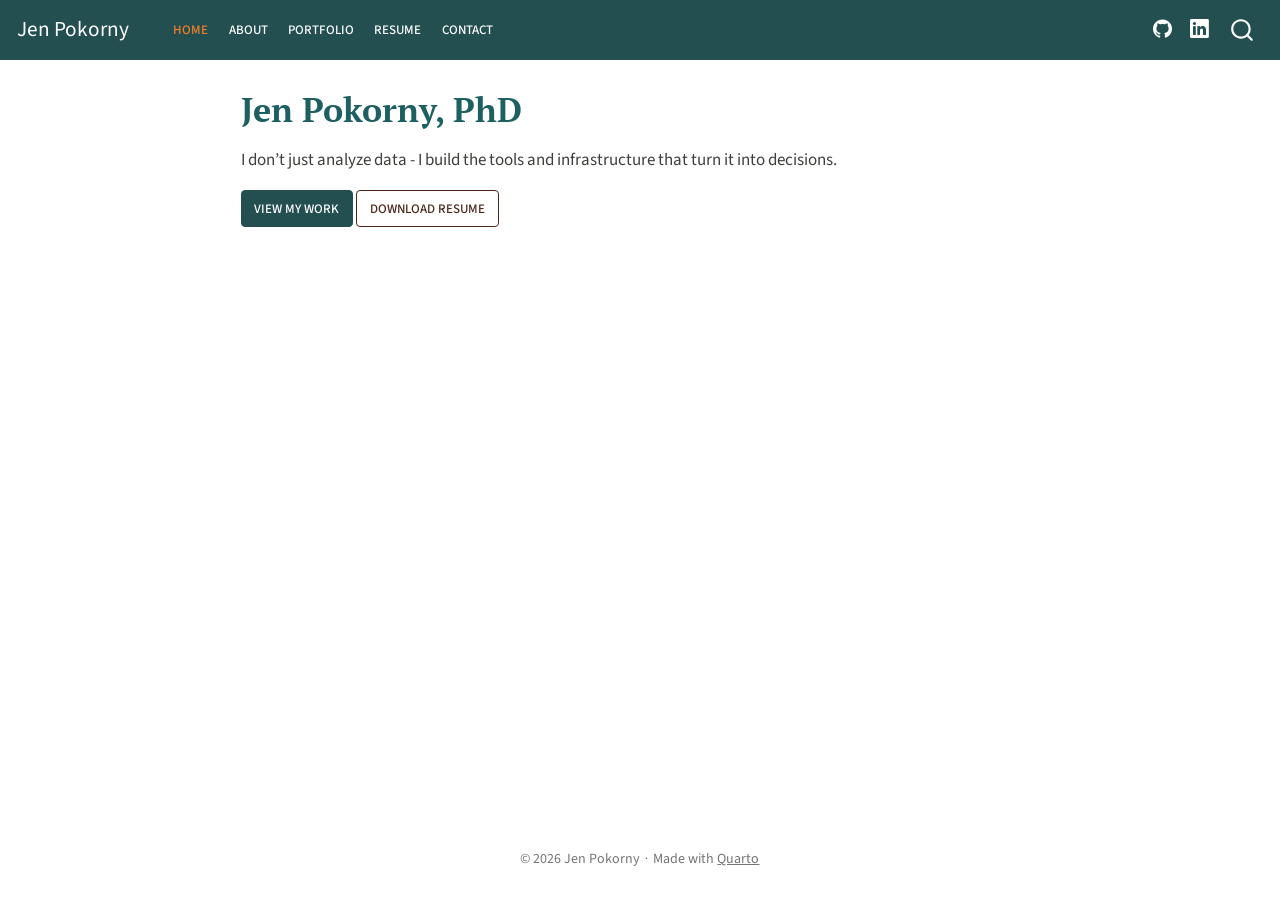
<file: docs/index.html>
<!DOCTYPE html>
<html xmlns="http://www.w3.org/1999/xhtml" lang="en" xml:lang="en"><head>

<meta charset="utf-8">
<meta name="generator" content="quarto-1.3.433">

<meta name="viewport" content="width=device-width, initial-scale=1.0, user-scalable=yes">


<title>Jen Pokorny - Jen Pokorny, PhD</title>
<style>
code{white-space: pre-wrap;}
span.smallcaps{font-variant: small-caps;}
div.columns{display: flex; gap: min(4vw, 1.5em);}
div.column{flex: auto; overflow-x: auto;}
div.hanging-indent{margin-left: 1.5em; text-indent: -1.5em;}
ul.task-list{list-style: none;}
ul.task-list li input[type="checkbox"] {
  width: 0.8em;
  margin: 0 0.8em 0.2em -1em; /* quarto-specific, see https://github.com/quarto-dev/quarto-cli/issues/4556 */ 
  vertical-align: middle;
}
</style>


<script src="site_libs/quarto-nav/quarto-nav.js"></script>
<script src="site_libs/quarto-nav/headroom.min.js"></script>
<script src="site_libs/clipboard/clipboard.min.js"></script>
<script src="site_libs/quarto-search/autocomplete.umd.js"></script>
<script src="site_libs/quarto-search/fuse.min.js"></script>
<script src="site_libs/quarto-search/quarto-search.js"></script>
<meta name="quarto:offset" content="./">
<script src="site_libs/quarto-html/quarto.js"></script>
<script src="site_libs/quarto-html/popper.min.js"></script>
<script src="site_libs/quarto-html/tippy.umd.min.js"></script>
<script src="site_libs/quarto-html/anchor.min.js"></script>
<link href="site_libs/quarto-html/tippy.css" rel="stylesheet">
<link href="site_libs/quarto-html/quarto-syntax-highlighting.css" rel="stylesheet" id="quarto-text-highlighting-styles">
<script src="site_libs/bootstrap/bootstrap.min.js"></script>
<link href="site_libs/bootstrap/bootstrap-icons.css" rel="stylesheet">
<link href="site_libs/bootstrap/bootstrap.min.css" rel="stylesheet" id="quarto-bootstrap" data-mode="light">
<script id="quarto-search-options" type="application/json">{
  "location": "navbar",
  "copy-button": false,
  "collapse-after": 3,
  "panel-placement": "end",
  "type": "overlay",
  "limit": 20,
  "language": {
    "search-no-results-text": "No results",
    "search-matching-documents-text": "matching documents",
    "search-copy-link-title": "Copy link to search",
    "search-hide-matches-text": "Hide additional matches",
    "search-more-match-text": "more match in this document",
    "search-more-matches-text": "more matches in this document",
    "search-clear-button-title": "Clear",
    "search-detached-cancel-button-title": "Cancel",
    "search-submit-button-title": "Submit",
    "search-label": "Search"
  }
}</script>
<script async="" src="https://www.googletagmanager.com/gtag/js?id=G-6Z3XGK2B15"></script>

<script type="text/javascript">

window.dataLayer = window.dataLayer || [];
function gtag(){dataLayer.push(arguments);}
gtag('js', new Date());
gtag('config', 'G-6Z3XGK2B15', { 'anonymize_ip': true});
</script>


</head>

<body class="nav-fixed fullcontent">

<div id="quarto-search-results"></div>
  <header id="quarto-header" class="headroom fixed-top">
    <nav class="navbar navbar-expand-lg navbar-dark ">
      <div class="navbar-container container-fluid">
      <div class="navbar-brand-container">
    <a class="navbar-brand" href="./index.html">
    <span class="navbar-title">Jen Pokorny</span>
    </a>
  </div>
            <div id="quarto-search" class="" title="Search"></div>
          <button class="navbar-toggler" type="button" data-bs-toggle="collapse" data-bs-target="#navbarCollapse" aria-controls="navbarCollapse" aria-expanded="false" aria-label="Toggle navigation" onclick="if (window.quartoToggleHeadroom) { window.quartoToggleHeadroom(); }">
  <span class="navbar-toggler-icon"></span>
</button>
          <div class="collapse navbar-collapse" id="navbarCollapse">
            <ul class="navbar-nav navbar-nav-scroll me-auto">
  <li class="nav-item">
    <a class="nav-link active" href="./index.html" rel="" target="" aria-current="page">
 <span class="menu-text">Home</span></a>
  </li>  
  <li class="nav-item">
    <a class="nav-link" href="./about.html" rel="" target="">
 <span class="menu-text">About</span></a>
  </li>  
  <li class="nav-item">
    <a class="nav-link" href="./portfolio.html" rel="" target="">
 <span class="menu-text">Portfolio</span></a>
  </li>  
  <li class="nav-item">
    <a class="nav-link" href="./resume.html" rel="" target="">
 <span class="menu-text">Resume</span></a>
  </li>  
  <li class="nav-item">
    <a class="nav-link" href="./contact.html" rel="" target="">
 <span class="menu-text">Contact</span></a>
  </li>  
</ul>
            <ul class="navbar-nav navbar-nav-scroll ms-auto">
  <li class="nav-item compact">
    <a class="nav-link" href="https://github.com/jpoko" rel="" target=""><i class="bi bi-github" role="img">
</i> 
 <span class="menu-text"></span></a>
  </li>  
  <li class="nav-item compact">
    <a class="nav-link" href="https://linkedin.com/in/jenpokorny" rel="" target=""><i class="bi bi-linkedin" role="img">
</i> 
 <span class="menu-text"></span></a>
  </li>  
</ul>
            <div class="quarto-navbar-tools">
</div>
          </div> <!-- /navcollapse -->
      </div> <!-- /container-fluid -->
    </nav>
</header>
<!-- content -->
<div id="quarto-content" class="quarto-container page-columns page-rows-contents page-layout-article page-navbar">
<!-- sidebar -->
<!-- margin-sidebar -->
    
<!-- main -->
<main class="content" id="quarto-document-content">

<header id="title-block-header" class="quarto-title-block default">
<div class="quarto-title">
<h1 class="title">Jen Pokorny, PhD</h1>
</div>



<div class="quarto-title-meta">

    
  
    
  </div>
  

</header>

<p>I don’t just analyze data - I build the tools and infrastructure that turn it into decisions.</p>
<p><a href="./portfolio.html" class="btn btn-primary">View My Work</a> <a href="JenniferPokornyResume.pdf" class="btn btn-outline-secondary">Download Resume</a></p>



</main> <!-- /main -->
<script id="quarto-html-after-body" type="application/javascript">
window.document.addEventListener("DOMContentLoaded", function (event) {
  const toggleBodyColorMode = (bsSheetEl) => {
    const mode = bsSheetEl.getAttribute("data-mode");
    const bodyEl = window.document.querySelector("body");
    if (mode === "dark") {
      bodyEl.classList.add("quarto-dark");
      bodyEl.classList.remove("quarto-light");
    } else {
      bodyEl.classList.add("quarto-light");
      bodyEl.classList.remove("quarto-dark");
    }
  }
  const toggleBodyColorPrimary = () => {
    const bsSheetEl = window.document.querySelector("link#quarto-bootstrap");
    if (bsSheetEl) {
      toggleBodyColorMode(bsSheetEl);
    }
  }
  toggleBodyColorPrimary();  
  const icon = "";
  const anchorJS = new window.AnchorJS();
  anchorJS.options = {
    placement: 'right',
    icon: icon
  };
  anchorJS.add('.anchored');
  const isCodeAnnotation = (el) => {
    for (const clz of el.classList) {
      if (clz.startsWith('code-annotation-')) {                     
        return true;
      }
    }
    return false;
  }
  const clipboard = new window.ClipboardJS('.code-copy-button', {
    text: function(trigger) {
      const codeEl = trigger.previousElementSibling.cloneNode(true);
      for (const childEl of codeEl.children) {
        if (isCodeAnnotation(childEl)) {
          childEl.remove();
        }
      }
      return codeEl.innerText;
    }
  });
  clipboard.on('success', function(e) {
    // button target
    const button = e.trigger;
    // don't keep focus
    button.blur();
    // flash "checked"
    button.classList.add('code-copy-button-checked');
    var currentTitle = button.getAttribute("title");
    button.setAttribute("title", "Copied!");
    let tooltip;
    if (window.bootstrap) {
      button.setAttribute("data-bs-toggle", "tooltip");
      button.setAttribute("data-bs-placement", "left");
      button.setAttribute("data-bs-title", "Copied!");
      tooltip = new bootstrap.Tooltip(button, 
        { trigger: "manual", 
          customClass: "code-copy-button-tooltip",
          offset: [0, -8]});
      tooltip.show();    
    }
    setTimeout(function() {
      if (tooltip) {
        tooltip.hide();
        button.removeAttribute("data-bs-title");
        button.removeAttribute("data-bs-toggle");
        button.removeAttribute("data-bs-placement");
      }
      button.setAttribute("title", currentTitle);
      button.classList.remove('code-copy-button-checked');
    }, 1000);
    // clear code selection
    e.clearSelection();
  });
  function tippyHover(el, contentFn) {
    const config = {
      allowHTML: true,
      content: contentFn,
      maxWidth: 500,
      delay: 100,
      arrow: false,
      appendTo: function(el) {
          return el.parentElement;
      },
      interactive: true,
      interactiveBorder: 10,
      theme: 'quarto',
      placement: 'bottom-start'
    };
    window.tippy(el, config); 
  }
  const noterefs = window.document.querySelectorAll('a[role="doc-noteref"]');
  for (var i=0; i<noterefs.length; i++) {
    const ref = noterefs[i];
    tippyHover(ref, function() {
      // use id or data attribute instead here
      let href = ref.getAttribute('data-footnote-href') || ref.getAttribute('href');
      try { href = new URL(href).hash; } catch {}
      const id = href.replace(/^#\/?/, "");
      const note = window.document.getElementById(id);
      return note.innerHTML;
    });
  }
      let selectedAnnoteEl;
      const selectorForAnnotation = ( cell, annotation) => {
        let cellAttr = 'data-code-cell="' + cell + '"';
        let lineAttr = 'data-code-annotation="' +  annotation + '"';
        const selector = 'span[' + cellAttr + '][' + lineAttr + ']';
        return selector;
      }
      const selectCodeLines = (annoteEl) => {
        const doc = window.document;
        const targetCell = annoteEl.getAttribute("data-target-cell");
        const targetAnnotation = annoteEl.getAttribute("data-target-annotation");
        const annoteSpan = window.document.querySelector(selectorForAnnotation(targetCell, targetAnnotation));
        const lines = annoteSpan.getAttribute("data-code-lines").split(",");
        const lineIds = lines.map((line) => {
          return targetCell + "-" + line;
        })
        let top = null;
        let height = null;
        let parent = null;
        if (lineIds.length > 0) {
            //compute the position of the single el (top and bottom and make a div)
            const el = window.document.getElementById(lineIds[0]);
            top = el.offsetTop;
            height = el.offsetHeight;
            parent = el.parentElement.parentElement;
          if (lineIds.length > 1) {
            const lastEl = window.document.getElementById(lineIds[lineIds.length - 1]);
            const bottom = lastEl.offsetTop + lastEl.offsetHeight;
            height = bottom - top;
          }
          if (top !== null && height !== null && parent !== null) {
            // cook up a div (if necessary) and position it 
            let div = window.document.getElementById("code-annotation-line-highlight");
            if (div === null) {
              div = window.document.createElement("div");
              div.setAttribute("id", "code-annotation-line-highlight");
              div.style.position = 'absolute';
              parent.appendChild(div);
            }
            div.style.top = top - 2 + "px";
            div.style.height = height + 4 + "px";
            let gutterDiv = window.document.getElementById("code-annotation-line-highlight-gutter");
            if (gutterDiv === null) {
              gutterDiv = window.document.createElement("div");
              gutterDiv.setAttribute("id", "code-annotation-line-highlight-gutter");
              gutterDiv.style.position = 'absolute';
              const codeCell = window.document.getElementById(targetCell);
              const gutter = codeCell.querySelector('.code-annotation-gutter');
              gutter.appendChild(gutterDiv);
            }
            gutterDiv.style.top = top - 2 + "px";
            gutterDiv.style.height = height + 4 + "px";
          }
          selectedAnnoteEl = annoteEl;
        }
      };
      const unselectCodeLines = () => {
        const elementsIds = ["code-annotation-line-highlight", "code-annotation-line-highlight-gutter"];
        elementsIds.forEach((elId) => {
          const div = window.document.getElementById(elId);
          if (div) {
            div.remove();
          }
        });
        selectedAnnoteEl = undefined;
      };
      // Attach click handler to the DT
      const annoteDls = window.document.querySelectorAll('dt[data-target-cell]');
      for (const annoteDlNode of annoteDls) {
        annoteDlNode.addEventListener('click', (event) => {
          const clickedEl = event.target;
          if (clickedEl !== selectedAnnoteEl) {
            unselectCodeLines();
            const activeEl = window.document.querySelector('dt[data-target-cell].code-annotation-active');
            if (activeEl) {
              activeEl.classList.remove('code-annotation-active');
            }
            selectCodeLines(clickedEl);
            clickedEl.classList.add('code-annotation-active');
          } else {
            // Unselect the line
            unselectCodeLines();
            clickedEl.classList.remove('code-annotation-active');
          }
        });
      }
  const findCites = (el) => {
    const parentEl = el.parentElement;
    if (parentEl) {
      const cites = parentEl.dataset.cites;
      if (cites) {
        return {
          el,
          cites: cites.split(' ')
        };
      } else {
        return findCites(el.parentElement)
      }
    } else {
      return undefined;
    }
  };
  var bibliorefs = window.document.querySelectorAll('a[role="doc-biblioref"]');
  for (var i=0; i<bibliorefs.length; i++) {
    const ref = bibliorefs[i];
    const citeInfo = findCites(ref);
    if (citeInfo) {
      tippyHover(citeInfo.el, function() {
        var popup = window.document.createElement('div');
        citeInfo.cites.forEach(function(cite) {
          var citeDiv = window.document.createElement('div');
          citeDiv.classList.add('hanging-indent');
          citeDiv.classList.add('csl-entry');
          var biblioDiv = window.document.getElementById('ref-' + cite);
          if (biblioDiv) {
            citeDiv.innerHTML = biblioDiv.innerHTML;
          }
          popup.appendChild(citeDiv);
        });
        return popup.innerHTML;
      });
    }
  }
});
</script>
</div> <!-- /content -->
<footer class="footer">
  <div class="nav-footer">
    <div class="nav-footer-left">
      &nbsp;
    </div>   
    <div class="nav-footer-center">© 2026 Jen Pokorny ∙ Made with <a href="https://quarto.org">Quarto</a></div>
    <div class="nav-footer-right">
      &nbsp;
    </div>
  </div>
</footer>



</body></html>
</file>
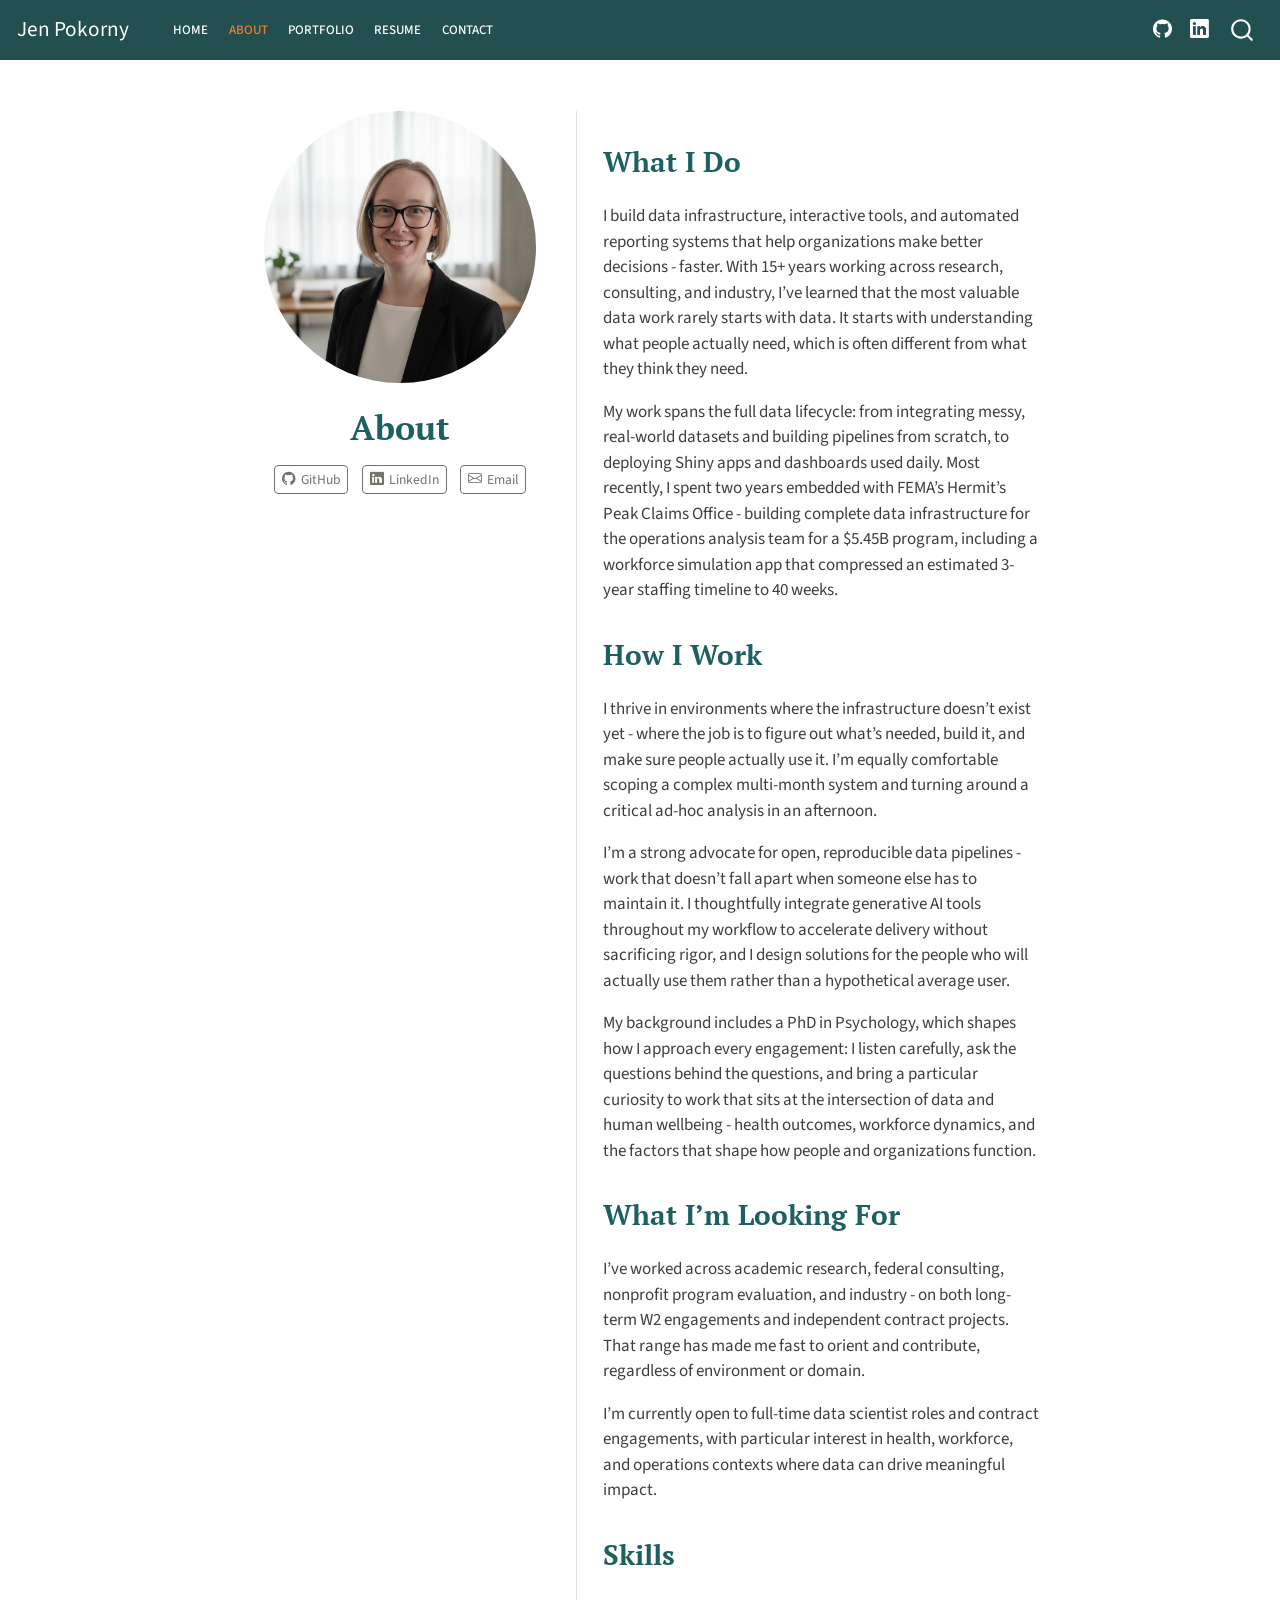
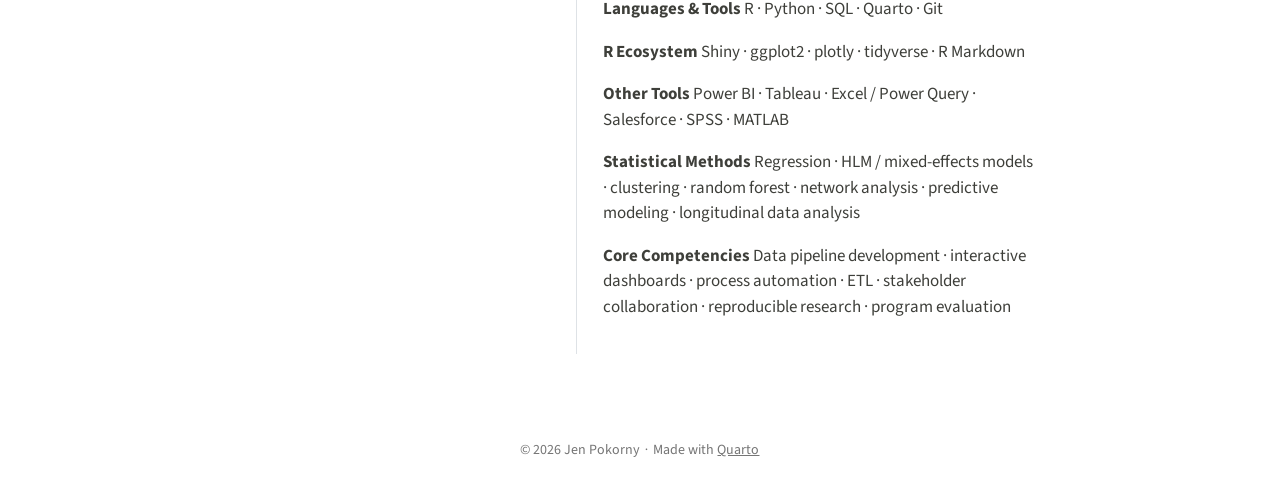
<file: docs/about.html>
<!DOCTYPE html>
<html xmlns="http://www.w3.org/1999/xhtml" lang="en" xml:lang="en"><head>

<meta charset="utf-8">
<meta name="generator" content="quarto-1.3.433">

<meta name="viewport" content="width=device-width, initial-scale=1.0, user-scalable=yes">


<title>Jen Pokorny - About</title>
<style>
code{white-space: pre-wrap;}
span.smallcaps{font-variant: small-caps;}
div.columns{display: flex; gap: min(4vw, 1.5em);}
div.column{flex: auto; overflow-x: auto;}
div.hanging-indent{margin-left: 1.5em; text-indent: -1.5em;}
ul.task-list{list-style: none;}
ul.task-list li input[type="checkbox"] {
  width: 0.8em;
  margin: 0 0.8em 0.2em -1em; /* quarto-specific, see https://github.com/quarto-dev/quarto-cli/issues/4556 */ 
  vertical-align: middle;
}
</style>


<script src="site_libs/quarto-nav/quarto-nav.js"></script>
<script src="site_libs/quarto-nav/headroom.min.js"></script>
<script src="site_libs/clipboard/clipboard.min.js"></script>
<script src="site_libs/quarto-search/autocomplete.umd.js"></script>
<script src="site_libs/quarto-search/fuse.min.js"></script>
<script src="site_libs/quarto-search/quarto-search.js"></script>
<meta name="quarto:offset" content="./">
<script src="site_libs/quarto-html/quarto.js"></script>
<script src="site_libs/quarto-html/popper.min.js"></script>
<script src="site_libs/quarto-html/tippy.umd.min.js"></script>
<link href="site_libs/quarto-html/tippy.css" rel="stylesheet">
<link href="site_libs/quarto-html/quarto-syntax-highlighting.css" rel="stylesheet" id="quarto-text-highlighting-styles">
<script src="site_libs/bootstrap/bootstrap.min.js"></script>
<link href="site_libs/bootstrap/bootstrap-icons.css" rel="stylesheet">
<link href="site_libs/bootstrap/bootstrap.min.css" rel="stylesheet" id="quarto-bootstrap" data-mode="light">
<script id="quarto-search-options" type="application/json">{
  "location": "navbar",
  "copy-button": false,
  "collapse-after": 3,
  "panel-placement": "end",
  "type": "overlay",
  "limit": 20,
  "language": {
    "search-no-results-text": "No results",
    "search-matching-documents-text": "matching documents",
    "search-copy-link-title": "Copy link to search",
    "search-hide-matches-text": "Hide additional matches",
    "search-more-match-text": "more match in this document",
    "search-more-matches-text": "more matches in this document",
    "search-clear-button-title": "Clear",
    "search-detached-cancel-button-title": "Cancel",
    "search-submit-button-title": "Submit",
    "search-label": "Search"
  }
}</script>
<script async="" src="https://www.googletagmanager.com/gtag/js?id=G-6Z3XGK2B15"></script>

<script type="text/javascript">

window.dataLayer = window.dataLayer || [];
function gtag(){dataLayer.push(arguments);}
gtag('js', new Date());
gtag('config', 'G-6Z3XGK2B15', { 'anonymize_ip': true});
</script>


</head>

<body class="nav-fixed fullcontent">

<div id="quarto-search-results"></div>
  <header id="quarto-header" class="headroom fixed-top">
    <nav class="navbar navbar-expand-lg navbar-dark ">
      <div class="navbar-container container-fluid">
      <div class="navbar-brand-container">
    <a class="navbar-brand" href="./index.html">
    <span class="navbar-title">Jen Pokorny</span>
    </a>
  </div>
            <div id="quarto-search" class="" title="Search"></div>
          <button class="navbar-toggler" type="button" data-bs-toggle="collapse" data-bs-target="#navbarCollapse" aria-controls="navbarCollapse" aria-expanded="false" aria-label="Toggle navigation" onclick="if (window.quartoToggleHeadroom) { window.quartoToggleHeadroom(); }">
  <span class="navbar-toggler-icon"></span>
</button>
          <div class="collapse navbar-collapse" id="navbarCollapse">
            <ul class="navbar-nav navbar-nav-scroll me-auto">
  <li class="nav-item">
    <a class="nav-link" href="./index.html" rel="" target="">
 <span class="menu-text">Home</span></a>
  </li>  
  <li class="nav-item">
    <a class="nav-link active" href="./about.html" rel="" target="" aria-current="page">
 <span class="menu-text">About</span></a>
  </li>  
  <li class="nav-item">
    <a class="nav-link" href="./portfolio.html" rel="" target="">
 <span class="menu-text">Portfolio</span></a>
  </li>  
  <li class="nav-item">
    <a class="nav-link" href="./resume.html" rel="" target="">
 <span class="menu-text">Resume</span></a>
  </li>  
  <li class="nav-item">
    <a class="nav-link" href="./contact.html" rel="" target="">
 <span class="menu-text">Contact</span></a>
  </li>  
</ul>
            <ul class="navbar-nav navbar-nav-scroll ms-auto">
  <li class="nav-item compact">
    <a class="nav-link" href="https://github.com/jpoko" rel="" target=""><i class="bi bi-github" role="img">
</i> 
 <span class="menu-text"></span></a>
  </li>  
  <li class="nav-item compact">
    <a class="nav-link" href="https://linkedin.com/in/jenpokorny" rel="" target=""><i class="bi bi-linkedin" role="img">
</i> 
 <span class="menu-text"></span></a>
  </li>  
</ul>
            <div class="quarto-navbar-tools">
</div>
          </div> <!-- /navcollapse -->
      </div> <!-- /container-fluid -->
    </nav>
</header>
<!-- content -->
<div id="quarto-content" class="quarto-container page-columns page-rows-contents page-layout-article page-navbar">
<!-- sidebar -->
<!-- margin-sidebar -->
    
<!-- main -->
<div class="quarto-about-trestles">
  <div class="about-entity">
    <img src="img/headshot.png" class="about-image
  round " style="height: 16em; width: 16em;">
<header id="title-block-header" class="quarto-title-block default">
<div class="quarto-title">
<h1 class="title">About</h1>
</div>
<div class="quarto-title-meta">
  </div>
</header>
    <div class="about-links">
  <a href="https://github.com/jpoko" class="about-link" rel="" target="">
    <i class="bi bi-github"></i>
     <span class="about-link-text">GitHub</span>
  </a>
  <a href="https://linkedin.com/in/jenpokorny" class="about-link" rel="" target="">
    <i class="bi bi-linkedin"></i>
     <span class="about-link-text">LinkedIn</span>
  </a>
  <a href="mailto:jenpokorny@gmail.com" class="about-link" rel="" target="">
    <i class="bi bi-envelope"></i>
     <span class="about-link-text">Email</span>
  </a>
</div>
  </div>
  <div class="about-contents"><main class="content" id="quarto-document-content">
<section id="what-i-do" class="level2">
<h2 data-anchor-id="what-i-do">What I Do</h2>
<p>I build data infrastructure, interactive tools, and automated reporting systems that help organizations make better decisions - faster. With 15+ years working across research, consulting, and industry, I’ve learned that the most valuable data work rarely starts with data. It starts with understanding what people actually need, which is often different from what they think they need.</p>
<p>My work spans the full data lifecycle: from integrating messy, real-world datasets and building pipelines from scratch, to deploying Shiny apps and dashboards used daily. Most recently, I spent two years embedded with FEMA’s Hermit’s Peak Claims Office - building complete data infrastructure for the operations analysis team for a $5.45B program, including a workforce simulation app that compressed an estimated 3-year staffing timeline to 40 weeks.</p>
</section>
<section id="how-i-work" class="level2">
<h2 data-anchor-id="how-i-work">How I Work</h2>
<p>I thrive in environments where the infrastructure doesn’t exist yet - where the job is to figure out what’s needed, build it, and make sure people actually use it. I’m equally comfortable scoping a complex multi-month system and turning around a critical ad-hoc analysis in an afternoon.</p>
<p>I’m a strong advocate for open, reproducible data pipelines - work that doesn’t fall apart when someone else has to maintain it. I thoughtfully integrate generative AI tools throughout my workflow to accelerate delivery without sacrificing rigor, and I design solutions for the people who will actually use them rather than a hypothetical average user.</p>
<p>My background includes a PhD in Psychology, which shapes how I approach every engagement: I listen carefully, ask the questions behind the questions, and bring a particular curiosity to work that sits at the intersection of data and human wellbeing - health outcomes, workforce dynamics, and the factors that shape how people and organizations function.</p>
</section>
<section id="what-im-looking-for" class="level2">
<h2 data-anchor-id="what-im-looking-for">What I’m Looking For</h2>
<p>I’ve worked across academic research, federal consulting, nonprofit program evaluation, and industry - on both long-term W2 engagements and independent contract projects. That range has made me fast to orient and contribute, regardless of environment or domain.</p>
<p>I’m currently open to full-time data scientist roles and contract engagements, with particular interest in health, workforce, and operations contexts where data can drive meaningful impact.</p>
</section>
<section id="skills" class="level2">
<h2 data-anchor-id="skills">Skills</h2>
<p><strong>Languages &amp; Tools</strong> R · Python · SQL · Quarto · Git</p>
<p><strong>R Ecosystem</strong> Shiny · ggplot2 · plotly · tidyverse · R Markdown</p>
<p><strong>Other Tools</strong> Power BI · Tableau · Excel / Power Query · Salesforce · SPSS · MATLAB</p>
<p><strong>Statistical Methods</strong> Regression · HLM / mixed-effects models · clustering · random forest · network analysis · predictive modeling · longitudinal data analysis</p>
<p><strong>Core Competencies</strong> Data pipeline development · interactive dashboards · process automation · ETL · stakeholder collaboration · reproducible research · program evaluation</p>


</section>
</main></div>
</div>
 <!-- /main -->
<script id="quarto-html-after-body" type="application/javascript">
window.document.addEventListener("DOMContentLoaded", function (event) {
  const toggleBodyColorMode = (bsSheetEl) => {
    const mode = bsSheetEl.getAttribute("data-mode");
    const bodyEl = window.document.querySelector("body");
    if (mode === "dark") {
      bodyEl.classList.add("quarto-dark");
      bodyEl.classList.remove("quarto-light");
    } else {
      bodyEl.classList.add("quarto-light");
      bodyEl.classList.remove("quarto-dark");
    }
  }
  const toggleBodyColorPrimary = () => {
    const bsSheetEl = window.document.querySelector("link#quarto-bootstrap");
    if (bsSheetEl) {
      toggleBodyColorMode(bsSheetEl);
    }
  }
  toggleBodyColorPrimary();  
  const isCodeAnnotation = (el) => {
    for (const clz of el.classList) {
      if (clz.startsWith('code-annotation-')) {                     
        return true;
      }
    }
    return false;
  }
  const clipboard = new window.ClipboardJS('.code-copy-button', {
    text: function(trigger) {
      const codeEl = trigger.previousElementSibling.cloneNode(true);
      for (const childEl of codeEl.children) {
        if (isCodeAnnotation(childEl)) {
          childEl.remove();
        }
      }
      return codeEl.innerText;
    }
  });
  clipboard.on('success', function(e) {
    // button target
    const button = e.trigger;
    // don't keep focus
    button.blur();
    // flash "checked"
    button.classList.add('code-copy-button-checked');
    var currentTitle = button.getAttribute("title");
    button.setAttribute("title", "Copied!");
    let tooltip;
    if (window.bootstrap) {
      button.setAttribute("data-bs-toggle", "tooltip");
      button.setAttribute("data-bs-placement", "left");
      button.setAttribute("data-bs-title", "Copied!");
      tooltip = new bootstrap.Tooltip(button, 
        { trigger: "manual", 
          customClass: "code-copy-button-tooltip",
          offset: [0, -8]});
      tooltip.show();    
    }
    setTimeout(function() {
      if (tooltip) {
        tooltip.hide();
        button.removeAttribute("data-bs-title");
        button.removeAttribute("data-bs-toggle");
        button.removeAttribute("data-bs-placement");
      }
      button.setAttribute("title", currentTitle);
      button.classList.remove('code-copy-button-checked');
    }, 1000);
    // clear code selection
    e.clearSelection();
  });
  function tippyHover(el, contentFn) {
    const config = {
      allowHTML: true,
      content: contentFn,
      maxWidth: 500,
      delay: 100,
      arrow: false,
      appendTo: function(el) {
          return el.parentElement;
      },
      interactive: true,
      interactiveBorder: 10,
      theme: 'quarto',
      placement: 'bottom-start'
    };
    window.tippy(el, config); 
  }
  const noterefs = window.document.querySelectorAll('a[role="doc-noteref"]');
  for (var i=0; i<noterefs.length; i++) {
    const ref = noterefs[i];
    tippyHover(ref, function() {
      // use id or data attribute instead here
      let href = ref.getAttribute('data-footnote-href') || ref.getAttribute('href');
      try { href = new URL(href).hash; } catch {}
      const id = href.replace(/^#\/?/, "");
      const note = window.document.getElementById(id);
      return note.innerHTML;
    });
  }
      let selectedAnnoteEl;
      const selectorForAnnotation = ( cell, annotation) => {
        let cellAttr = 'data-code-cell="' + cell + '"';
        let lineAttr = 'data-code-annotation="' +  annotation + '"';
        const selector = 'span[' + cellAttr + '][' + lineAttr + ']';
        return selector;
      }
      const selectCodeLines = (annoteEl) => {
        const doc = window.document;
        const targetCell = annoteEl.getAttribute("data-target-cell");
        const targetAnnotation = annoteEl.getAttribute("data-target-annotation");
        const annoteSpan = window.document.querySelector(selectorForAnnotation(targetCell, targetAnnotation));
        const lines = annoteSpan.getAttribute("data-code-lines").split(",");
        const lineIds = lines.map((line) => {
          return targetCell + "-" + line;
        })
        let top = null;
        let height = null;
        let parent = null;
        if (lineIds.length > 0) {
            //compute the position of the single el (top and bottom and make a div)
            const el = window.document.getElementById(lineIds[0]);
            top = el.offsetTop;
            height = el.offsetHeight;
            parent = el.parentElement.parentElement;
          if (lineIds.length > 1) {
            const lastEl = window.document.getElementById(lineIds[lineIds.length - 1]);
            const bottom = lastEl.offsetTop + lastEl.offsetHeight;
            height = bottom - top;
          }
          if (top !== null && height !== null && parent !== null) {
            // cook up a div (if necessary) and position it 
            let div = window.document.getElementById("code-annotation-line-highlight");
            if (div === null) {
              div = window.document.createElement("div");
              div.setAttribute("id", "code-annotation-line-highlight");
              div.style.position = 'absolute';
              parent.appendChild(div);
            }
            div.style.top = top - 2 + "px";
            div.style.height = height + 4 + "px";
            let gutterDiv = window.document.getElementById("code-annotation-line-highlight-gutter");
            if (gutterDiv === null) {
              gutterDiv = window.document.createElement("div");
              gutterDiv.setAttribute("id", "code-annotation-line-highlight-gutter");
              gutterDiv.style.position = 'absolute';
              const codeCell = window.document.getElementById(targetCell);
              const gutter = codeCell.querySelector('.code-annotation-gutter');
              gutter.appendChild(gutterDiv);
            }
            gutterDiv.style.top = top - 2 + "px";
            gutterDiv.style.height = height + 4 + "px";
          }
          selectedAnnoteEl = annoteEl;
        }
      };
      const unselectCodeLines = () => {
        const elementsIds = ["code-annotation-line-highlight", "code-annotation-line-highlight-gutter"];
        elementsIds.forEach((elId) => {
          const div = window.document.getElementById(elId);
          if (div) {
            div.remove();
          }
        });
        selectedAnnoteEl = undefined;
      };
      // Attach click handler to the DT
      const annoteDls = window.document.querySelectorAll('dt[data-target-cell]');
      for (const annoteDlNode of annoteDls) {
        annoteDlNode.addEventListener('click', (event) => {
          const clickedEl = event.target;
          if (clickedEl !== selectedAnnoteEl) {
            unselectCodeLines();
            const activeEl = window.document.querySelector('dt[data-target-cell].code-annotation-active');
            if (activeEl) {
              activeEl.classList.remove('code-annotation-active');
            }
            selectCodeLines(clickedEl);
            clickedEl.classList.add('code-annotation-active');
          } else {
            // Unselect the line
            unselectCodeLines();
            clickedEl.classList.remove('code-annotation-active');
          }
        });
      }
  const findCites = (el) => {
    const parentEl = el.parentElement;
    if (parentEl) {
      const cites = parentEl.dataset.cites;
      if (cites) {
        return {
          el,
          cites: cites.split(' ')
        };
      } else {
        return findCites(el.parentElement)
      }
    } else {
      return undefined;
    }
  };
  var bibliorefs = window.document.querySelectorAll('a[role="doc-biblioref"]');
  for (var i=0; i<bibliorefs.length; i++) {
    const ref = bibliorefs[i];
    const citeInfo = findCites(ref);
    if (citeInfo) {
      tippyHover(citeInfo.el, function() {
        var popup = window.document.createElement('div');
        citeInfo.cites.forEach(function(cite) {
          var citeDiv = window.document.createElement('div');
          citeDiv.classList.add('hanging-indent');
          citeDiv.classList.add('csl-entry');
          var biblioDiv = window.document.getElementById('ref-' + cite);
          if (biblioDiv) {
            citeDiv.innerHTML = biblioDiv.innerHTML;
          }
          popup.appendChild(citeDiv);
        });
        return popup.innerHTML;
      });
    }
  }
});
</script>
</div> <!-- /content -->
<footer class="footer">
  <div class="nav-footer">
    <div class="nav-footer-left">
      &nbsp;
    </div>   
    <div class="nav-footer-center">© 2026 Jen Pokorny ∙ Made with <a href="https://quarto.org">Quarto</a></div>
    <div class="nav-footer-right">
      &nbsp;
    </div>
  </div>
</footer>



</body></html>
</file>
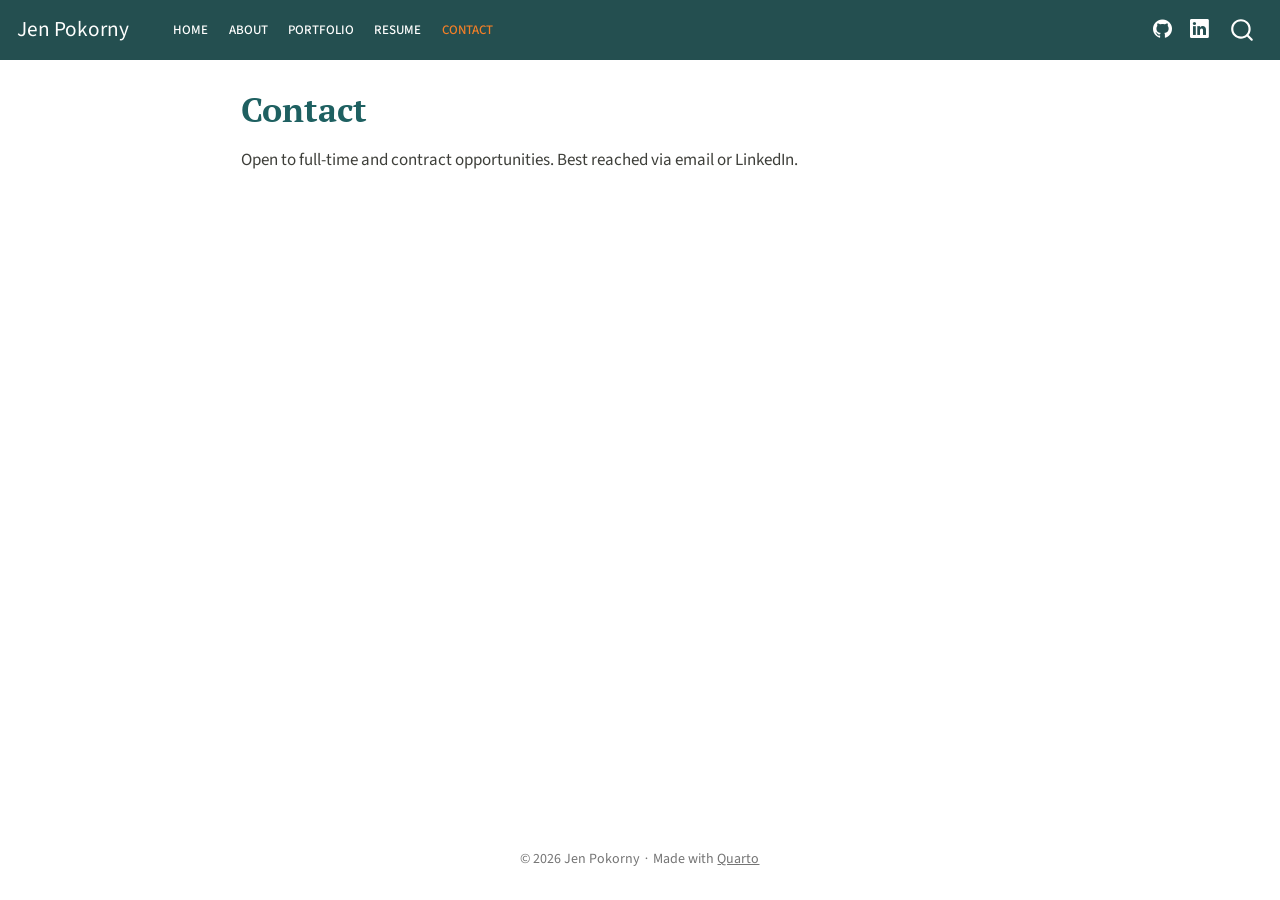
<file: docs/contact.html>
<!DOCTYPE html>
<html xmlns="http://www.w3.org/1999/xhtml" lang="en" xml:lang="en"><head>

<meta charset="utf-8">
<meta name="generator" content="quarto-1.3.433">

<meta name="viewport" content="width=device-width, initial-scale=1.0, user-scalable=yes">


<title>Jen Pokorny - Contact</title>
<style>
code{white-space: pre-wrap;}
span.smallcaps{font-variant: small-caps;}
div.columns{display: flex; gap: min(4vw, 1.5em);}
div.column{flex: auto; overflow-x: auto;}
div.hanging-indent{margin-left: 1.5em; text-indent: -1.5em;}
ul.task-list{list-style: none;}
ul.task-list li input[type="checkbox"] {
  width: 0.8em;
  margin: 0 0.8em 0.2em -1em; /* quarto-specific, see https://github.com/quarto-dev/quarto-cli/issues/4556 */ 
  vertical-align: middle;
}
</style>


<script src="site_libs/quarto-nav/quarto-nav.js"></script>
<script src="site_libs/quarto-nav/headroom.min.js"></script>
<script src="site_libs/clipboard/clipboard.min.js"></script>
<script src="site_libs/quarto-search/autocomplete.umd.js"></script>
<script src="site_libs/quarto-search/fuse.min.js"></script>
<script src="site_libs/quarto-search/quarto-search.js"></script>
<meta name="quarto:offset" content="./">
<script src="site_libs/quarto-html/quarto.js"></script>
<script src="site_libs/quarto-html/popper.min.js"></script>
<script src="site_libs/quarto-html/tippy.umd.min.js"></script>
<script src="site_libs/quarto-html/anchor.min.js"></script>
<link href="site_libs/quarto-html/tippy.css" rel="stylesheet">
<link href="site_libs/quarto-html/quarto-syntax-highlighting.css" rel="stylesheet" id="quarto-text-highlighting-styles">
<script src="site_libs/bootstrap/bootstrap.min.js"></script>
<link href="site_libs/bootstrap/bootstrap-icons.css" rel="stylesheet">
<link href="site_libs/bootstrap/bootstrap.min.css" rel="stylesheet" id="quarto-bootstrap" data-mode="light">
<script id="quarto-search-options" type="application/json">{
  "location": "navbar",
  "copy-button": false,
  "collapse-after": 3,
  "panel-placement": "end",
  "type": "overlay",
  "limit": 20,
  "language": {
    "search-no-results-text": "No results",
    "search-matching-documents-text": "matching documents",
    "search-copy-link-title": "Copy link to search",
    "search-hide-matches-text": "Hide additional matches",
    "search-more-match-text": "more match in this document",
    "search-more-matches-text": "more matches in this document",
    "search-clear-button-title": "Clear",
    "search-detached-cancel-button-title": "Cancel",
    "search-submit-button-title": "Submit",
    "search-label": "Search"
  }
}</script>
<script async="" src="https://www.googletagmanager.com/gtag/js?id=G-6Z3XGK2B15"></script>

<script type="text/javascript">

window.dataLayer = window.dataLayer || [];
function gtag(){dataLayer.push(arguments);}
gtag('js', new Date());
gtag('config', 'G-6Z3XGK2B15', { 'anonymize_ip': true});
</script>


</head>

<body class="nav-fixed fullcontent">

<div id="quarto-search-results"></div>
  <header id="quarto-header" class="headroom fixed-top">
    <nav class="navbar navbar-expand-lg navbar-dark ">
      <div class="navbar-container container-fluid">
      <div class="navbar-brand-container">
    <a class="navbar-brand" href="./index.html">
    <span class="navbar-title">Jen Pokorny</span>
    </a>
  </div>
            <div id="quarto-search" class="" title="Search"></div>
          <button class="navbar-toggler" type="button" data-bs-toggle="collapse" data-bs-target="#navbarCollapse" aria-controls="navbarCollapse" aria-expanded="false" aria-label="Toggle navigation" onclick="if (window.quartoToggleHeadroom) { window.quartoToggleHeadroom(); }">
  <span class="navbar-toggler-icon"></span>
</button>
          <div class="collapse navbar-collapse" id="navbarCollapse">
            <ul class="navbar-nav navbar-nav-scroll me-auto">
  <li class="nav-item">
    <a class="nav-link" href="./index.html" rel="" target="">
 <span class="menu-text">Home</span></a>
  </li>  
  <li class="nav-item">
    <a class="nav-link" href="./about.html" rel="" target="">
 <span class="menu-text">About</span></a>
  </li>  
  <li class="nav-item">
    <a class="nav-link" href="./portfolio.html" rel="" target="">
 <span class="menu-text">Portfolio</span></a>
  </li>  
  <li class="nav-item">
    <a class="nav-link" href="./resume.html" rel="" target="">
 <span class="menu-text">Resume</span></a>
  </li>  
  <li class="nav-item">
    <a class="nav-link active" href="./contact.html" rel="" target="" aria-current="page">
 <span class="menu-text">Contact</span></a>
  </li>  
</ul>
            <ul class="navbar-nav navbar-nav-scroll ms-auto">
  <li class="nav-item compact">
    <a class="nav-link" href="https://github.com/jpoko" rel="" target=""><i class="bi bi-github" role="img">
</i> 
 <span class="menu-text"></span></a>
  </li>  
  <li class="nav-item compact">
    <a class="nav-link" href="https://linkedin.com/in/jenpokorny" rel="" target=""><i class="bi bi-linkedin" role="img">
</i> 
 <span class="menu-text"></span></a>
  </li>  
</ul>
            <div class="quarto-navbar-tools">
</div>
          </div> <!-- /navcollapse -->
      </div> <!-- /container-fluid -->
    </nav>
</header>
<!-- content -->
<div id="quarto-content" class="quarto-container page-columns page-rows-contents page-layout-article page-navbar">
<!-- sidebar -->
<!-- margin-sidebar -->
    
<!-- main -->
<main class="content" id="quarto-document-content">

<header id="title-block-header" class="quarto-title-block default">
<div class="quarto-title">
<h1 class="title">Contact</h1>
</div>



<div class="quarto-title-meta">

    
  
    
  </div>
  

</header>

<p>Open to full-time and contract opportunities. Best reached via email or LinkedIn.</p>



</main> <!-- /main -->
<script id="quarto-html-after-body" type="application/javascript">
window.document.addEventListener("DOMContentLoaded", function (event) {
  const toggleBodyColorMode = (bsSheetEl) => {
    const mode = bsSheetEl.getAttribute("data-mode");
    const bodyEl = window.document.querySelector("body");
    if (mode === "dark") {
      bodyEl.classList.add("quarto-dark");
      bodyEl.classList.remove("quarto-light");
    } else {
      bodyEl.classList.add("quarto-light");
      bodyEl.classList.remove("quarto-dark");
    }
  }
  const toggleBodyColorPrimary = () => {
    const bsSheetEl = window.document.querySelector("link#quarto-bootstrap");
    if (bsSheetEl) {
      toggleBodyColorMode(bsSheetEl);
    }
  }
  toggleBodyColorPrimary();  
  const icon = "";
  const anchorJS = new window.AnchorJS();
  anchorJS.options = {
    placement: 'right',
    icon: icon
  };
  anchorJS.add('.anchored');
  const isCodeAnnotation = (el) => {
    for (const clz of el.classList) {
      if (clz.startsWith('code-annotation-')) {                     
        return true;
      }
    }
    return false;
  }
  const clipboard = new window.ClipboardJS('.code-copy-button', {
    text: function(trigger) {
      const codeEl = trigger.previousElementSibling.cloneNode(true);
      for (const childEl of codeEl.children) {
        if (isCodeAnnotation(childEl)) {
          childEl.remove();
        }
      }
      return codeEl.innerText;
    }
  });
  clipboard.on('success', function(e) {
    // button target
    const button = e.trigger;
    // don't keep focus
    button.blur();
    // flash "checked"
    button.classList.add('code-copy-button-checked');
    var currentTitle = button.getAttribute("title");
    button.setAttribute("title", "Copied!");
    let tooltip;
    if (window.bootstrap) {
      button.setAttribute("data-bs-toggle", "tooltip");
      button.setAttribute("data-bs-placement", "left");
      button.setAttribute("data-bs-title", "Copied!");
      tooltip = new bootstrap.Tooltip(button, 
        { trigger: "manual", 
          customClass: "code-copy-button-tooltip",
          offset: [0, -8]});
      tooltip.show();    
    }
    setTimeout(function() {
      if (tooltip) {
        tooltip.hide();
        button.removeAttribute("data-bs-title");
        button.removeAttribute("data-bs-toggle");
        button.removeAttribute("data-bs-placement");
      }
      button.setAttribute("title", currentTitle);
      button.classList.remove('code-copy-button-checked');
    }, 1000);
    // clear code selection
    e.clearSelection();
  });
  function tippyHover(el, contentFn) {
    const config = {
      allowHTML: true,
      content: contentFn,
      maxWidth: 500,
      delay: 100,
      arrow: false,
      appendTo: function(el) {
          return el.parentElement;
      },
      interactive: true,
      interactiveBorder: 10,
      theme: 'quarto',
      placement: 'bottom-start'
    };
    window.tippy(el, config); 
  }
  const noterefs = window.document.querySelectorAll('a[role="doc-noteref"]');
  for (var i=0; i<noterefs.length; i++) {
    const ref = noterefs[i];
    tippyHover(ref, function() {
      // use id or data attribute instead here
      let href = ref.getAttribute('data-footnote-href') || ref.getAttribute('href');
      try { href = new URL(href).hash; } catch {}
      const id = href.replace(/^#\/?/, "");
      const note = window.document.getElementById(id);
      return note.innerHTML;
    });
  }
      let selectedAnnoteEl;
      const selectorForAnnotation = ( cell, annotation) => {
        let cellAttr = 'data-code-cell="' + cell + '"';
        let lineAttr = 'data-code-annotation="' +  annotation + '"';
        const selector = 'span[' + cellAttr + '][' + lineAttr + ']';
        return selector;
      }
      const selectCodeLines = (annoteEl) => {
        const doc = window.document;
        const targetCell = annoteEl.getAttribute("data-target-cell");
        const targetAnnotation = annoteEl.getAttribute("data-target-annotation");
        const annoteSpan = window.document.querySelector(selectorForAnnotation(targetCell, targetAnnotation));
        const lines = annoteSpan.getAttribute("data-code-lines").split(",");
        const lineIds = lines.map((line) => {
          return targetCell + "-" + line;
        })
        let top = null;
        let height = null;
        let parent = null;
        if (lineIds.length > 0) {
            //compute the position of the single el (top and bottom and make a div)
            const el = window.document.getElementById(lineIds[0]);
            top = el.offsetTop;
            height = el.offsetHeight;
            parent = el.parentElement.parentElement;
          if (lineIds.length > 1) {
            const lastEl = window.document.getElementById(lineIds[lineIds.length - 1]);
            const bottom = lastEl.offsetTop + lastEl.offsetHeight;
            height = bottom - top;
          }
          if (top !== null && height !== null && parent !== null) {
            // cook up a div (if necessary) and position it 
            let div = window.document.getElementById("code-annotation-line-highlight");
            if (div === null) {
              div = window.document.createElement("div");
              div.setAttribute("id", "code-annotation-line-highlight");
              div.style.position = 'absolute';
              parent.appendChild(div);
            }
            div.style.top = top - 2 + "px";
            div.style.height = height + 4 + "px";
            let gutterDiv = window.document.getElementById("code-annotation-line-highlight-gutter");
            if (gutterDiv === null) {
              gutterDiv = window.document.createElement("div");
              gutterDiv.setAttribute("id", "code-annotation-line-highlight-gutter");
              gutterDiv.style.position = 'absolute';
              const codeCell = window.document.getElementById(targetCell);
              const gutter = codeCell.querySelector('.code-annotation-gutter');
              gutter.appendChild(gutterDiv);
            }
            gutterDiv.style.top = top - 2 + "px";
            gutterDiv.style.height = height + 4 + "px";
          }
          selectedAnnoteEl = annoteEl;
        }
      };
      const unselectCodeLines = () => {
        const elementsIds = ["code-annotation-line-highlight", "code-annotation-line-highlight-gutter"];
        elementsIds.forEach((elId) => {
          const div = window.document.getElementById(elId);
          if (div) {
            div.remove();
          }
        });
        selectedAnnoteEl = undefined;
      };
      // Attach click handler to the DT
      const annoteDls = window.document.querySelectorAll('dt[data-target-cell]');
      for (const annoteDlNode of annoteDls) {
        annoteDlNode.addEventListener('click', (event) => {
          const clickedEl = event.target;
          if (clickedEl !== selectedAnnoteEl) {
            unselectCodeLines();
            const activeEl = window.document.querySelector('dt[data-target-cell].code-annotation-active');
            if (activeEl) {
              activeEl.classList.remove('code-annotation-active');
            }
            selectCodeLines(clickedEl);
            clickedEl.classList.add('code-annotation-active');
          } else {
            // Unselect the line
            unselectCodeLines();
            clickedEl.classList.remove('code-annotation-active');
          }
        });
      }
  const findCites = (el) => {
    const parentEl = el.parentElement;
    if (parentEl) {
      const cites = parentEl.dataset.cites;
      if (cites) {
        return {
          el,
          cites: cites.split(' ')
        };
      } else {
        return findCites(el.parentElement)
      }
    } else {
      return undefined;
    }
  };
  var bibliorefs = window.document.querySelectorAll('a[role="doc-biblioref"]');
  for (var i=0; i<bibliorefs.length; i++) {
    const ref = bibliorefs[i];
    const citeInfo = findCites(ref);
    if (citeInfo) {
      tippyHover(citeInfo.el, function() {
        var popup = window.document.createElement('div');
        citeInfo.cites.forEach(function(cite) {
          var citeDiv = window.document.createElement('div');
          citeDiv.classList.add('hanging-indent');
          citeDiv.classList.add('csl-entry');
          var biblioDiv = window.document.getElementById('ref-' + cite);
          if (biblioDiv) {
            citeDiv.innerHTML = biblioDiv.innerHTML;
          }
          popup.appendChild(citeDiv);
        });
        return popup.innerHTML;
      });
    }
  }
});
</script>
</div> <!-- /content -->
<footer class="footer">
  <div class="nav-footer">
    <div class="nav-footer-left">
      &nbsp;
    </div>   
    <div class="nav-footer-center">© 2026 Jen Pokorny ∙ Made with <a href="https://quarto.org">Quarto</a></div>
    <div class="nav-footer-right">
      &nbsp;
    </div>
  </div>
</footer>



</body></html>
</file>
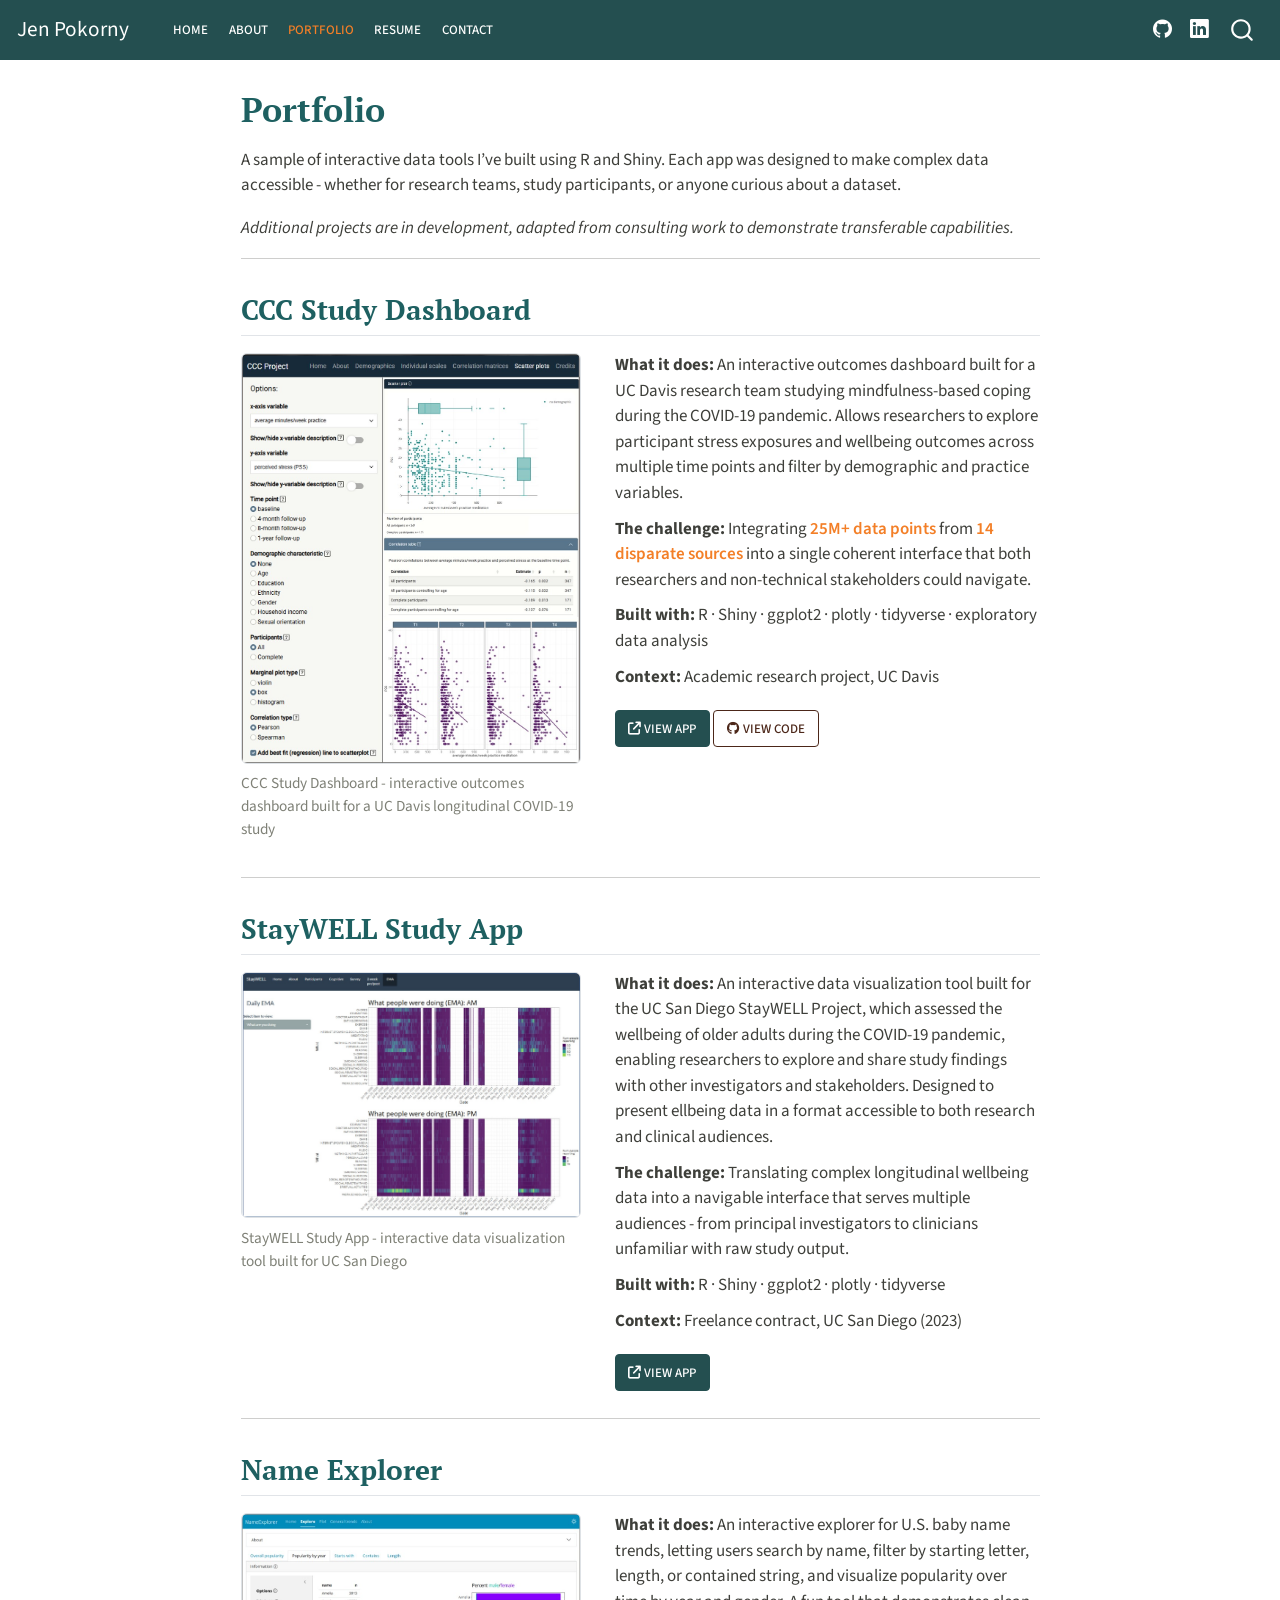
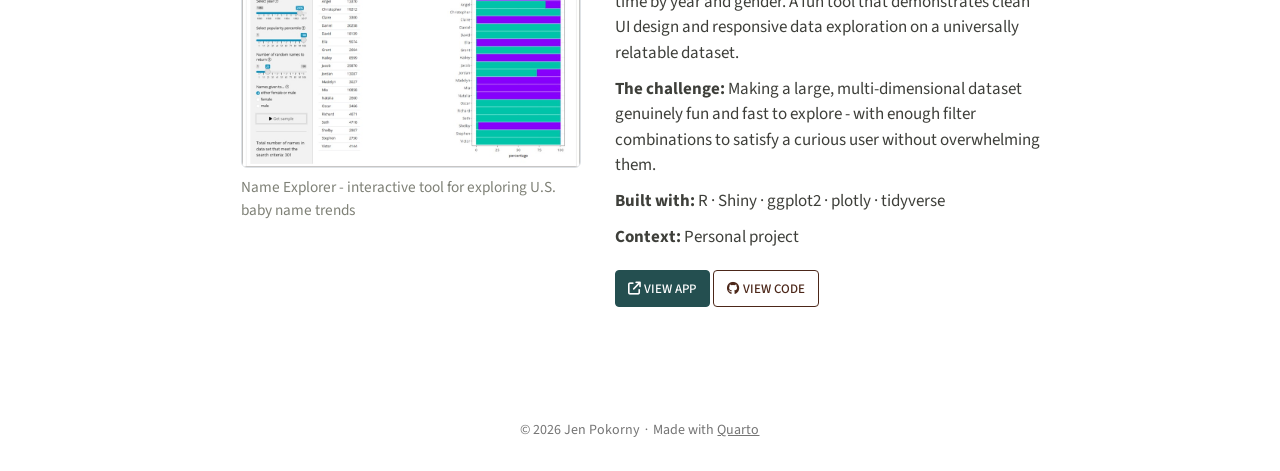
<file: docs/portfolio.html>
<!DOCTYPE html>
<html xmlns="http://www.w3.org/1999/xhtml" lang="en" xml:lang="en"><head>

<meta charset="utf-8">
<meta name="generator" content="quarto-1.3.433">

<meta name="viewport" content="width=device-width, initial-scale=1.0, user-scalable=yes">


<title>Jen Pokorny - Portfolio</title>
<style>
code{white-space: pre-wrap;}
span.smallcaps{font-variant: small-caps;}
div.columns{display: flex; gap: min(4vw, 1.5em);}
div.column{flex: auto; overflow-x: auto;}
div.hanging-indent{margin-left: 1.5em; text-indent: -1.5em;}
ul.task-list{list-style: none;}
ul.task-list li input[type="checkbox"] {
  width: 0.8em;
  margin: 0 0.8em 0.2em -1em; /* quarto-specific, see https://github.com/quarto-dev/quarto-cli/issues/4556 */ 
  vertical-align: middle;
}
</style>


<script src="site_libs/quarto-nav/quarto-nav.js"></script>
<script src="site_libs/quarto-nav/headroom.min.js"></script>
<script src="site_libs/clipboard/clipboard.min.js"></script>
<script src="site_libs/quarto-search/autocomplete.umd.js"></script>
<script src="site_libs/quarto-search/fuse.min.js"></script>
<script src="site_libs/quarto-search/quarto-search.js"></script>
<meta name="quarto:offset" content="./">
<script src="site_libs/quarto-html/quarto.js"></script>
<script src="site_libs/quarto-html/popper.min.js"></script>
<script src="site_libs/quarto-html/tippy.umd.min.js"></script>
<script src="site_libs/quarto-html/anchor.min.js"></script>
<link href="site_libs/quarto-html/tippy.css" rel="stylesheet">
<link href="site_libs/quarto-html/quarto-syntax-highlighting.css" rel="stylesheet" id="quarto-text-highlighting-styles">
<script src="site_libs/bootstrap/bootstrap.min.js"></script>
<link href="site_libs/bootstrap/bootstrap-icons.css" rel="stylesheet">
<link href="site_libs/bootstrap/bootstrap.min.css" rel="stylesheet" id="quarto-bootstrap" data-mode="light">
<link href="site_libs/quarto-contrib/fontawesome6-6.7.2/all.min.css" rel="stylesheet">
<link href="site_libs/quarto-contrib/fontawesome6-6.7.2/latex-fontsize.css" rel="stylesheet">
<script id="quarto-search-options" type="application/json">{
  "location": "navbar",
  "copy-button": false,
  "collapse-after": 3,
  "panel-placement": "end",
  "type": "overlay",
  "limit": 20,
  "language": {
    "search-no-results-text": "No results",
    "search-matching-documents-text": "matching documents",
    "search-copy-link-title": "Copy link to search",
    "search-hide-matches-text": "Hide additional matches",
    "search-more-match-text": "more match in this document",
    "search-more-matches-text": "more matches in this document",
    "search-clear-button-title": "Clear",
    "search-detached-cancel-button-title": "Cancel",
    "search-submit-button-title": "Submit",
    "search-label": "Search"
  }
}</script>
<script async="" src="https://www.googletagmanager.com/gtag/js?id=G-6Z3XGK2B15"></script>

<script type="text/javascript">

window.dataLayer = window.dataLayer || [];
function gtag(){dataLayer.push(arguments);}
gtag('js', new Date());
gtag('config', 'G-6Z3XGK2B15', { 'anonymize_ip': true});
</script>


</head>

<body class="nav-fixed fullcontent">

<div id="quarto-search-results"></div>
  <header id="quarto-header" class="headroom fixed-top">
    <nav class="navbar navbar-expand-lg navbar-dark ">
      <div class="navbar-container container-fluid">
      <div class="navbar-brand-container">
    <a class="navbar-brand" href="./index.html">
    <span class="navbar-title">Jen Pokorny</span>
    </a>
  </div>
            <div id="quarto-search" class="" title="Search"></div>
          <button class="navbar-toggler" type="button" data-bs-toggle="collapse" data-bs-target="#navbarCollapse" aria-controls="navbarCollapse" aria-expanded="false" aria-label="Toggle navigation" onclick="if (window.quartoToggleHeadroom) { window.quartoToggleHeadroom(); }">
  <span class="navbar-toggler-icon"></span>
</button>
          <div class="collapse navbar-collapse" id="navbarCollapse">
            <ul class="navbar-nav navbar-nav-scroll me-auto">
  <li class="nav-item">
    <a class="nav-link" href="./index.html" rel="" target="">
 <span class="menu-text">Home</span></a>
  </li>  
  <li class="nav-item">
    <a class="nav-link" href="./about.html" rel="" target="">
 <span class="menu-text">About</span></a>
  </li>  
  <li class="nav-item">
    <a class="nav-link active" href="./portfolio.html" rel="" target="" aria-current="page">
 <span class="menu-text">Portfolio</span></a>
  </li>  
  <li class="nav-item">
    <a class="nav-link" href="./resume.html" rel="" target="">
 <span class="menu-text">Resume</span></a>
  </li>  
  <li class="nav-item">
    <a class="nav-link" href="./contact.html" rel="" target="">
 <span class="menu-text">Contact</span></a>
  </li>  
</ul>
            <ul class="navbar-nav navbar-nav-scroll ms-auto">
  <li class="nav-item compact">
    <a class="nav-link" href="https://github.com/jpoko" rel="" target=""><i class="bi bi-github" role="img">
</i> 
 <span class="menu-text"></span></a>
  </li>  
  <li class="nav-item compact">
    <a class="nav-link" href="https://linkedin.com/in/jenpokorny" rel="" target=""><i class="bi bi-linkedin" role="img">
</i> 
 <span class="menu-text"></span></a>
  </li>  
</ul>
            <div class="quarto-navbar-tools">
</div>
          </div> <!-- /navcollapse -->
      </div> <!-- /container-fluid -->
    </nav>
</header>
<!-- content -->
<div id="quarto-content" class="quarto-container page-columns page-rows-contents page-layout-article page-navbar">
<!-- sidebar -->
<!-- margin-sidebar -->
    
<!-- main -->
<main class="content" id="quarto-document-content">

<header id="title-block-header" class="quarto-title-block default">
<div class="quarto-title">
<h1 class="title">Portfolio</h1>
</div>



<div class="quarto-title-meta">

    
  
    
  </div>
  

</header>

<p>A sample of interactive data tools I’ve built using R and Shiny. Each app was designed to make complex data accessible - whether for research teams, study participants, or anyone curious about a dataset.</p>
<p><em>Additional projects are in development, adapted from consulting work to demonstrate transferable capabilities.</em></p>
<hr>
<section id="ccc-study-dashboard" class="level2">
<h2 class="anchored" data-anchor-id="ccc-study-dashboard">CCC Study Dashboard</h2>
<div class="portfolio-card">
<div class="portfolio-img">
<div class="quarto-figure quarto-figure-center">
<figure class="figure">
<p><img src="img/ccc-dashboard.jpg" class="img-fluid figure-img" alt="Screenshot of the CCC Study Dashboard showing data visualizations from the Contemplative Coping COVID-19 study"></p>
<figcaption class="figure-caption">CCC Study Dashboard - interactive outcomes dashboard built for a UC Davis longitudinal COVID-19 study</figcaption>
</figure>
</div>
</div>
<div class="portfolio-desc">
<p><strong>What it does:</strong> An interactive outcomes dashboard built for a UC Davis research team studying mindfulness-based coping during the COVID-19 pandemic. Allows researchers to explore participant stress exposures and wellbeing outcomes across multiple time points and filter by demographic and practice variables.</p>
<p><strong>The challenge:</strong> Integrating <span class="stat-highlight">25M+ data points</span> from <span class="stat-highlight">14 disparate sources</span> into a single coherent interface that both researchers and non-technical stakeholders could navigate.</p>
<p><strong>Built with:</strong> R · Shiny · ggplot2 · plotly · tidyverse · exploratory data analysis</p>
<p><strong>Context:</strong> Academic research project, UC Davis</p>
<div class="portfolio-links">
<p><a href="https://contemplative-coping-covid-19.shinyapps.io/dashboard/" class="btn btn-primary" target="_blank"><i class="fa-solid fa-arrow-up-right-from-square" aria-label="arrow-up-right-from-square"></i> View App</a> <a href="https://github.com/jpoko/ccc-dashboard" class="btn btn-outline-secondary" target="_blank"><i class="fa-brands fa-github" aria-label="github"></i> View Code</a></p>
</div>
</div>
</div>
<hr>
</section>
<section id="staywell-study-app" class="level2">
<h2 class="anchored" data-anchor-id="staywell-study-app">StayWELL Study App</h2>
<div class="portfolio-card">
<div class="portfolio-img">
<div class="quarto-figure quarto-figure-center">
<figure class="figure">
<p><img src="img/stay-well-dashboard.jpg" class="img-fluid figure-img" alt="Screenshot of the StayWELL Study App showing wellbeing study findings"></p>
<figcaption class="figure-caption">StayWELL Study App - interactive data visualization tool built for UC San Diego</figcaption>
</figure>
</div>
</div>
<div class="portfolio-desc">
<p><strong>What it does:</strong> An interactive data visualization tool built for the UC San Diego StayWELL Project, which assessed the wellbeing of older adults during the COVID-19 pandemic, enabling researchers to explore and share study findings with other investigators and stakeholders. Designed to present ellbeing data in a format accessible to both research and clinical audiences.</p>
<p><strong>The challenge:</strong> Translating complex longitudinal wellbeing data into a navigable interface that serves multiple audiences - from principal investigators to clinicians unfamiliar with raw study output.</p>
<p><strong>Built with:</strong> R · Shiny · ggplot2 · plotly · tidyverse</p>
<p><strong>Context:</strong> Freelance contract, UC San Diego (2023)</p>
<div class="portfolio-links">
<p><a href="https://staywell.shinyapps.io/StayWELLStudy/" class="btn btn-primary" target="_blank"><i class="fa-solid fa-arrow-up-right-from-square" aria-label="arrow-up-right-from-square"></i> View App</a></p>
</div>
</div>
</div>
<hr>
</section>
<section id="name-explorer" class="level2">
<h2 class="anchored" data-anchor-id="name-explorer">Name Explorer</h2>
<div class="portfolio-card">
<div class="portfolio-img">
<div class="quarto-figure quarto-figure-center">
<figure class="figure">
<p><img src="img/name-explorer.jpg" class="img-fluid figure-img" alt="Screenshot of the Name Explorer app showing name trend visualizations"></p>
<figcaption class="figure-caption">Name Explorer - interactive tool for exploring U.S. baby name trends</figcaption>
</figure>
</div>
</div>
<div class="portfolio-desc">
<p><strong>What it does:</strong> An interactive explorer for U.S. baby name trends, letting users search by name, filter by starting letter, length, or contained string, and visualize popularity over time by year and gender. A fun tool that demonstrates clean UI design and responsive data exploration on a universally relatable dataset.</p>
<p><strong>The challenge:</strong> Making a large, multi-dimensional dataset genuinely fun and fast to explore - with enough filter combinations to satisfy a curious user without overwhelming them.</p>
<p><strong>Built with:</strong> R · Shiny · ggplot2 · plotly · tidyverse</p>
<p><strong>Context:</strong> Personal project</p>
<div class="portfolio-links">
<p><a href="https://jen-pokorny.shinyapps.io/NameExplorer/" class="btn btn-primary" target="_blank"><i class="fa-solid fa-arrow-up-right-from-square" aria-label="arrow-up-right-from-square"></i> View App</a> <a href="https://github.com/jpoko/NameExplorer" class="btn btn-outline-secondary" target="_blank"><i class="fa-brands fa-github" aria-label="github"></i> View Code</a></p>
</div>
</div>
</div>


</section>

</main> <!-- /main -->
<script id="quarto-html-after-body" type="application/javascript">
window.document.addEventListener("DOMContentLoaded", function (event) {
  const toggleBodyColorMode = (bsSheetEl) => {
    const mode = bsSheetEl.getAttribute("data-mode");
    const bodyEl = window.document.querySelector("body");
    if (mode === "dark") {
      bodyEl.classList.add("quarto-dark");
      bodyEl.classList.remove("quarto-light");
    } else {
      bodyEl.classList.add("quarto-light");
      bodyEl.classList.remove("quarto-dark");
    }
  }
  const toggleBodyColorPrimary = () => {
    const bsSheetEl = window.document.querySelector("link#quarto-bootstrap");
    if (bsSheetEl) {
      toggleBodyColorMode(bsSheetEl);
    }
  }
  toggleBodyColorPrimary();  
  const icon = "";
  const anchorJS = new window.AnchorJS();
  anchorJS.options = {
    placement: 'right',
    icon: icon
  };
  anchorJS.add('.anchored');
  const isCodeAnnotation = (el) => {
    for (const clz of el.classList) {
      if (clz.startsWith('code-annotation-')) {                     
        return true;
      }
    }
    return false;
  }
  const clipboard = new window.ClipboardJS('.code-copy-button', {
    text: function(trigger) {
      const codeEl = trigger.previousElementSibling.cloneNode(true);
      for (const childEl of codeEl.children) {
        if (isCodeAnnotation(childEl)) {
          childEl.remove();
        }
      }
      return codeEl.innerText;
    }
  });
  clipboard.on('success', function(e) {
    // button target
    const button = e.trigger;
    // don't keep focus
    button.blur();
    // flash "checked"
    button.classList.add('code-copy-button-checked');
    var currentTitle = button.getAttribute("title");
    button.setAttribute("title", "Copied!");
    let tooltip;
    if (window.bootstrap) {
      button.setAttribute("data-bs-toggle", "tooltip");
      button.setAttribute("data-bs-placement", "left");
      button.setAttribute("data-bs-title", "Copied!");
      tooltip = new bootstrap.Tooltip(button, 
        { trigger: "manual", 
          customClass: "code-copy-button-tooltip",
          offset: [0, -8]});
      tooltip.show();    
    }
    setTimeout(function() {
      if (tooltip) {
        tooltip.hide();
        button.removeAttribute("data-bs-title");
        button.removeAttribute("data-bs-toggle");
        button.removeAttribute("data-bs-placement");
      }
      button.setAttribute("title", currentTitle);
      button.classList.remove('code-copy-button-checked');
    }, 1000);
    // clear code selection
    e.clearSelection();
  });
  function tippyHover(el, contentFn) {
    const config = {
      allowHTML: true,
      content: contentFn,
      maxWidth: 500,
      delay: 100,
      arrow: false,
      appendTo: function(el) {
          return el.parentElement;
      },
      interactive: true,
      interactiveBorder: 10,
      theme: 'quarto',
      placement: 'bottom-start'
    };
    window.tippy(el, config); 
  }
  const noterefs = window.document.querySelectorAll('a[role="doc-noteref"]');
  for (var i=0; i<noterefs.length; i++) {
    const ref = noterefs[i];
    tippyHover(ref, function() {
      // use id or data attribute instead here
      let href = ref.getAttribute('data-footnote-href') || ref.getAttribute('href');
      try { href = new URL(href).hash; } catch {}
      const id = href.replace(/^#\/?/, "");
      const note = window.document.getElementById(id);
      return note.innerHTML;
    });
  }
      let selectedAnnoteEl;
      const selectorForAnnotation = ( cell, annotation) => {
        let cellAttr = 'data-code-cell="' + cell + '"';
        let lineAttr = 'data-code-annotation="' +  annotation + '"';
        const selector = 'span[' + cellAttr + '][' + lineAttr + ']';
        return selector;
      }
      const selectCodeLines = (annoteEl) => {
        const doc = window.document;
        const targetCell = annoteEl.getAttribute("data-target-cell");
        const targetAnnotation = annoteEl.getAttribute("data-target-annotation");
        const annoteSpan = window.document.querySelector(selectorForAnnotation(targetCell, targetAnnotation));
        const lines = annoteSpan.getAttribute("data-code-lines").split(",");
        const lineIds = lines.map((line) => {
          return targetCell + "-" + line;
        })
        let top = null;
        let height = null;
        let parent = null;
        if (lineIds.length > 0) {
            //compute the position of the single el (top and bottom and make a div)
            const el = window.document.getElementById(lineIds[0]);
            top = el.offsetTop;
            height = el.offsetHeight;
            parent = el.parentElement.parentElement;
          if (lineIds.length > 1) {
            const lastEl = window.document.getElementById(lineIds[lineIds.length - 1]);
            const bottom = lastEl.offsetTop + lastEl.offsetHeight;
            height = bottom - top;
          }
          if (top !== null && height !== null && parent !== null) {
            // cook up a div (if necessary) and position it 
            let div = window.document.getElementById("code-annotation-line-highlight");
            if (div === null) {
              div = window.document.createElement("div");
              div.setAttribute("id", "code-annotation-line-highlight");
              div.style.position = 'absolute';
              parent.appendChild(div);
            }
            div.style.top = top - 2 + "px";
            div.style.height = height + 4 + "px";
            let gutterDiv = window.document.getElementById("code-annotation-line-highlight-gutter");
            if (gutterDiv === null) {
              gutterDiv = window.document.createElement("div");
              gutterDiv.setAttribute("id", "code-annotation-line-highlight-gutter");
              gutterDiv.style.position = 'absolute';
              const codeCell = window.document.getElementById(targetCell);
              const gutter = codeCell.querySelector('.code-annotation-gutter');
              gutter.appendChild(gutterDiv);
            }
            gutterDiv.style.top = top - 2 + "px";
            gutterDiv.style.height = height + 4 + "px";
          }
          selectedAnnoteEl = annoteEl;
        }
      };
      const unselectCodeLines = () => {
        const elementsIds = ["code-annotation-line-highlight", "code-annotation-line-highlight-gutter"];
        elementsIds.forEach((elId) => {
          const div = window.document.getElementById(elId);
          if (div) {
            div.remove();
          }
        });
        selectedAnnoteEl = undefined;
      };
      // Attach click handler to the DT
      const annoteDls = window.document.querySelectorAll('dt[data-target-cell]');
      for (const annoteDlNode of annoteDls) {
        annoteDlNode.addEventListener('click', (event) => {
          const clickedEl = event.target;
          if (clickedEl !== selectedAnnoteEl) {
            unselectCodeLines();
            const activeEl = window.document.querySelector('dt[data-target-cell].code-annotation-active');
            if (activeEl) {
              activeEl.classList.remove('code-annotation-active');
            }
            selectCodeLines(clickedEl);
            clickedEl.classList.add('code-annotation-active');
          } else {
            // Unselect the line
            unselectCodeLines();
            clickedEl.classList.remove('code-annotation-active');
          }
        });
      }
  const findCites = (el) => {
    const parentEl = el.parentElement;
    if (parentEl) {
      const cites = parentEl.dataset.cites;
      if (cites) {
        return {
          el,
          cites: cites.split(' ')
        };
      } else {
        return findCites(el.parentElement)
      }
    } else {
      return undefined;
    }
  };
  var bibliorefs = window.document.querySelectorAll('a[role="doc-biblioref"]');
  for (var i=0; i<bibliorefs.length; i++) {
    const ref = bibliorefs[i];
    const citeInfo = findCites(ref);
    if (citeInfo) {
      tippyHover(citeInfo.el, function() {
        var popup = window.document.createElement('div');
        citeInfo.cites.forEach(function(cite) {
          var citeDiv = window.document.createElement('div');
          citeDiv.classList.add('hanging-indent');
          citeDiv.classList.add('csl-entry');
          var biblioDiv = window.document.getElementById('ref-' + cite);
          if (biblioDiv) {
            citeDiv.innerHTML = biblioDiv.innerHTML;
          }
          popup.appendChild(citeDiv);
        });
        return popup.innerHTML;
      });
    }
  }
});
</script>
</div> <!-- /content -->
<footer class="footer">
  <div class="nav-footer">
    <div class="nav-footer-left">
      &nbsp;
    </div>   
    <div class="nav-footer-center">© 2026 Jen Pokorny ∙ Made with <a href="https://quarto.org">Quarto</a></div>
    <div class="nav-footer-right">
      &nbsp;
    </div>
  </div>
</footer>



</body></html>
</file>
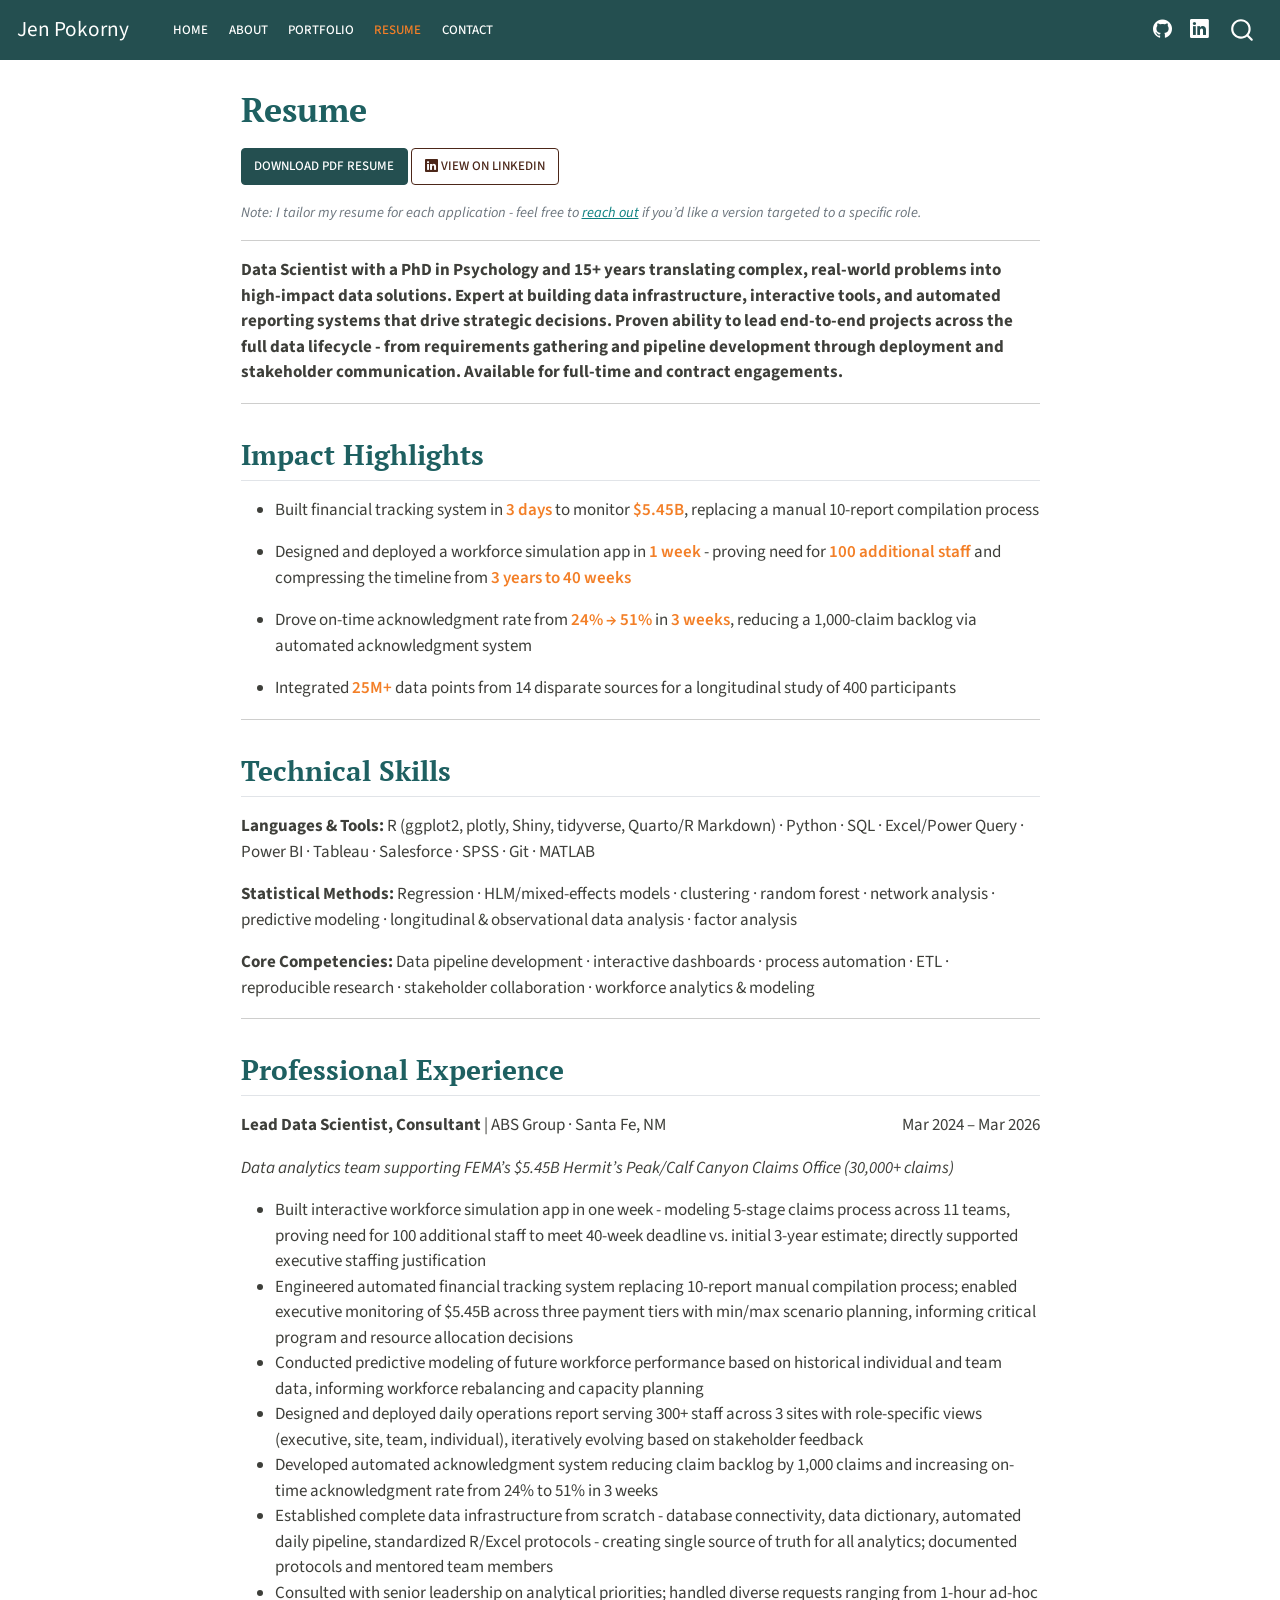
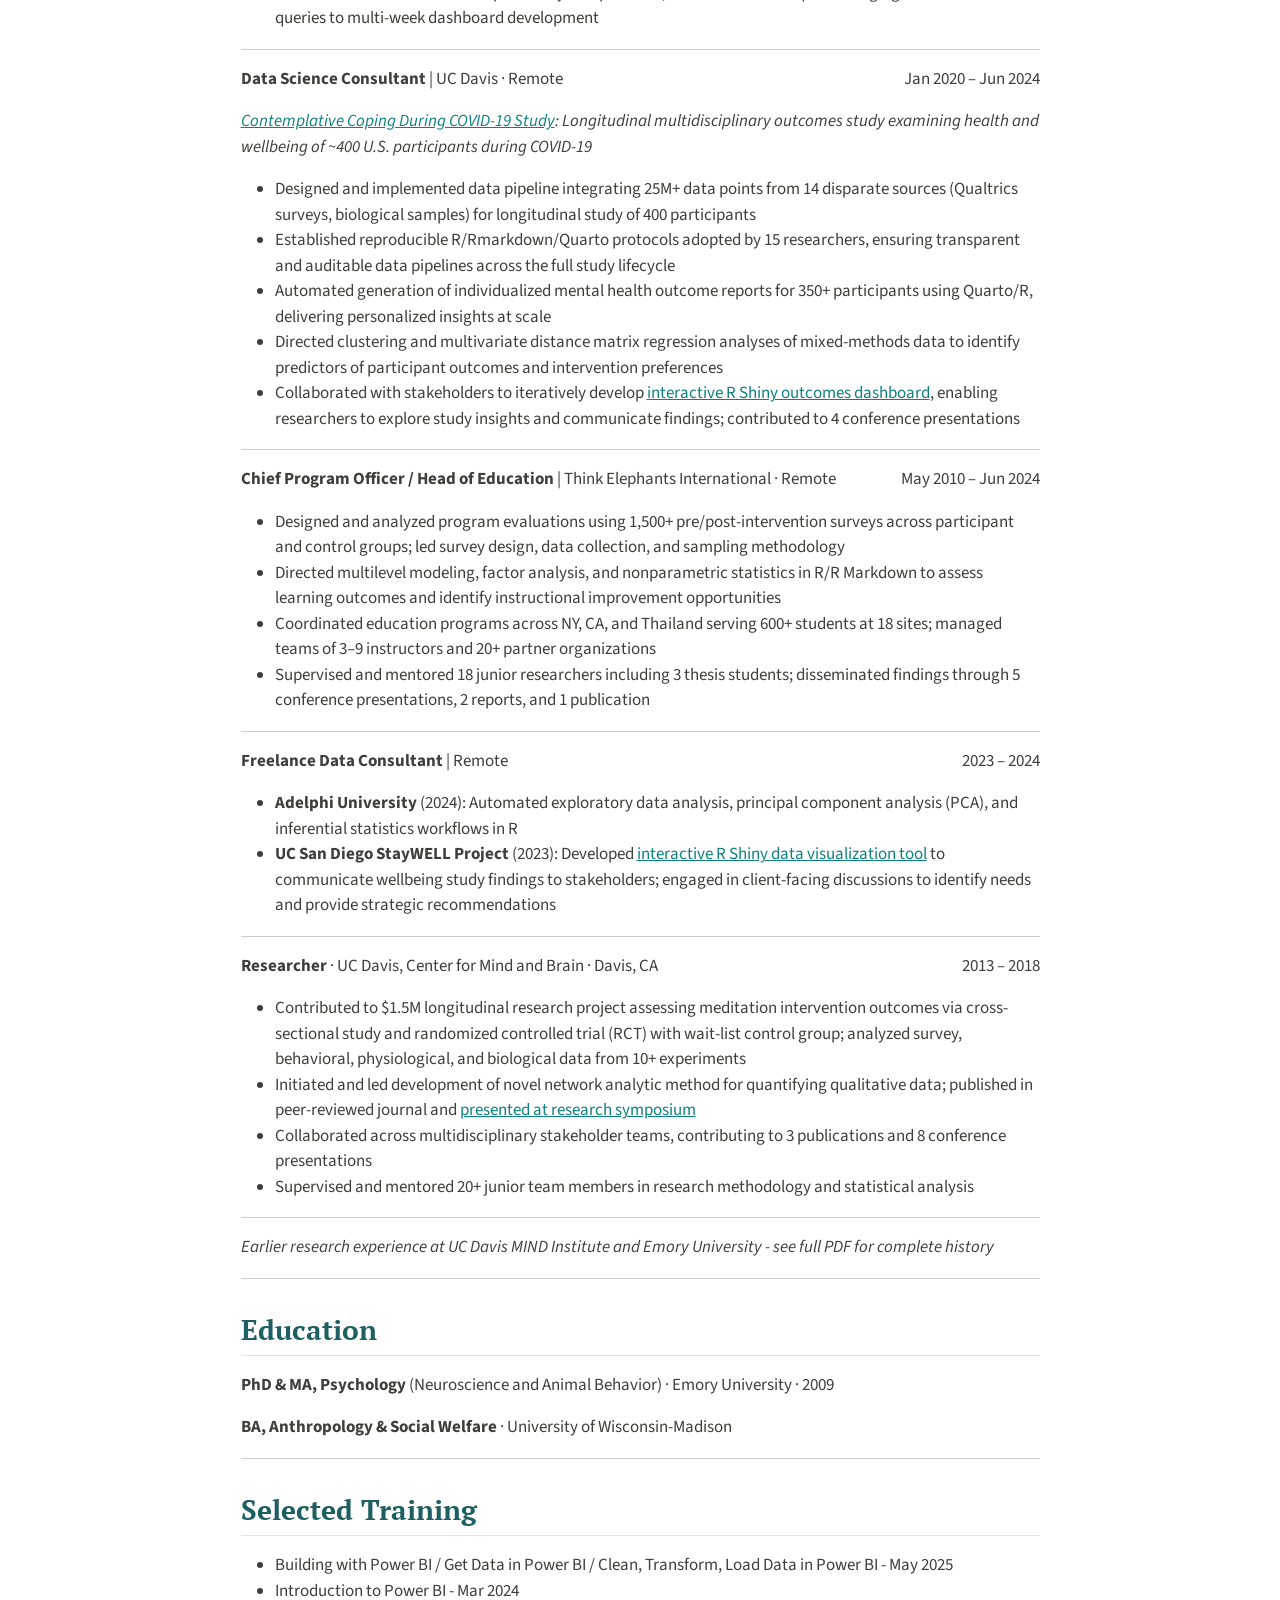
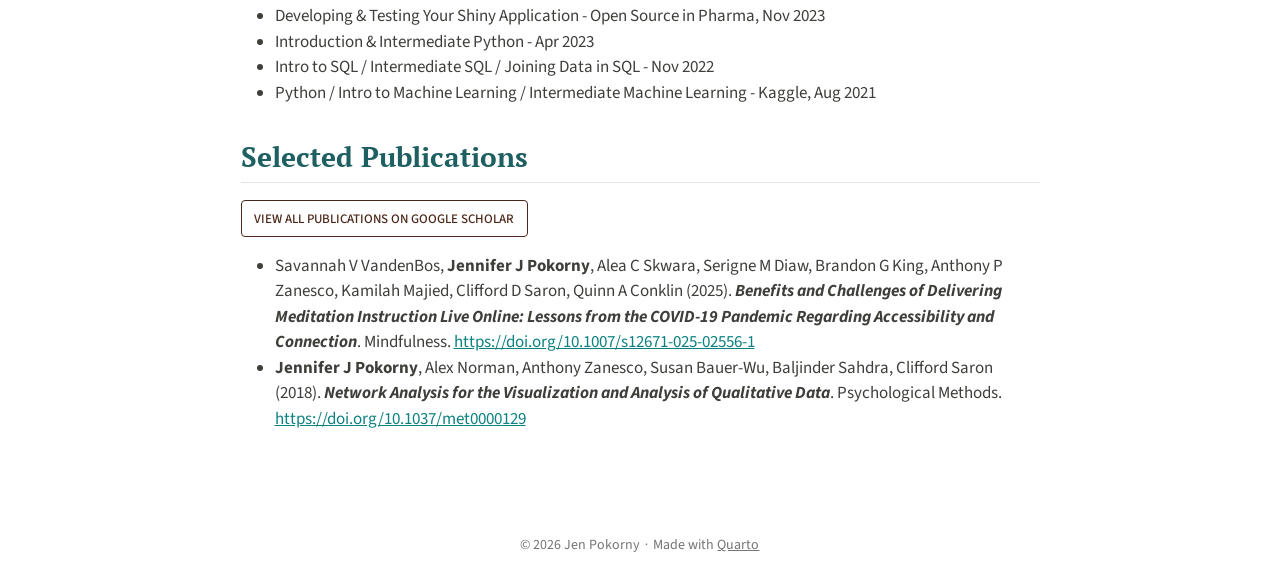
<file: docs/resume.html>
<!DOCTYPE html>
<html xmlns="http://www.w3.org/1999/xhtml" lang="en" xml:lang="en"><head>

<meta charset="utf-8">
<meta name="generator" content="quarto-1.3.433">

<meta name="viewport" content="width=device-width, initial-scale=1.0, user-scalable=yes">


<title>Jen Pokorny - Resume</title>
<style>
code{white-space: pre-wrap;}
span.smallcaps{font-variant: small-caps;}
div.columns{display: flex; gap: min(4vw, 1.5em);}
div.column{flex: auto; overflow-x: auto;}
div.hanging-indent{margin-left: 1.5em; text-indent: -1.5em;}
ul.task-list{list-style: none;}
ul.task-list li input[type="checkbox"] {
  width: 0.8em;
  margin: 0 0.8em 0.2em -1em; /* quarto-specific, see https://github.com/quarto-dev/quarto-cli/issues/4556 */ 
  vertical-align: middle;
}
</style>


<script src="site_libs/quarto-nav/quarto-nav.js"></script>
<script src="site_libs/quarto-nav/headroom.min.js"></script>
<script src="site_libs/clipboard/clipboard.min.js"></script>
<script src="site_libs/quarto-search/autocomplete.umd.js"></script>
<script src="site_libs/quarto-search/fuse.min.js"></script>
<script src="site_libs/quarto-search/quarto-search.js"></script>
<meta name="quarto:offset" content="./">
<script src="site_libs/quarto-html/quarto.js"></script>
<script src="site_libs/quarto-html/popper.min.js"></script>
<script src="site_libs/quarto-html/tippy.umd.min.js"></script>
<script src="site_libs/quarto-html/anchor.min.js"></script>
<link href="site_libs/quarto-html/tippy.css" rel="stylesheet">
<link href="site_libs/quarto-html/quarto-syntax-highlighting.css" rel="stylesheet" id="quarto-text-highlighting-styles">
<script src="site_libs/bootstrap/bootstrap.min.js"></script>
<link href="site_libs/bootstrap/bootstrap-icons.css" rel="stylesheet">
<link href="site_libs/bootstrap/bootstrap.min.css" rel="stylesheet" id="quarto-bootstrap" data-mode="light">
<script id="quarto-search-options" type="application/json">{
  "location": "navbar",
  "copy-button": false,
  "collapse-after": 3,
  "panel-placement": "end",
  "type": "overlay",
  "limit": 20,
  "language": {
    "search-no-results-text": "No results",
    "search-matching-documents-text": "matching documents",
    "search-copy-link-title": "Copy link to search",
    "search-hide-matches-text": "Hide additional matches",
    "search-more-match-text": "more match in this document",
    "search-more-matches-text": "more matches in this document",
    "search-clear-button-title": "Clear",
    "search-detached-cancel-button-title": "Cancel",
    "search-submit-button-title": "Submit",
    "search-label": "Search"
  }
}</script>
<script async="" src="https://www.googletagmanager.com/gtag/js?id=G-6Z3XGK2B15"></script>

<script type="text/javascript">

window.dataLayer = window.dataLayer || [];
function gtag(){dataLayer.push(arguments);}
gtag('js', new Date());
gtag('config', 'G-6Z3XGK2B15', { 'anonymize_ip': true});
</script>


</head>

<body class="nav-fixed fullcontent">

<div id="quarto-search-results"></div>
  <header id="quarto-header" class="headroom fixed-top">
    <nav class="navbar navbar-expand-lg navbar-dark ">
      <div class="navbar-container container-fluid">
      <div class="navbar-brand-container">
    <a class="navbar-brand" href="./index.html">
    <span class="navbar-title">Jen Pokorny</span>
    </a>
  </div>
            <div id="quarto-search" class="" title="Search"></div>
          <button class="navbar-toggler" type="button" data-bs-toggle="collapse" data-bs-target="#navbarCollapse" aria-controls="navbarCollapse" aria-expanded="false" aria-label="Toggle navigation" onclick="if (window.quartoToggleHeadroom) { window.quartoToggleHeadroom(); }">
  <span class="navbar-toggler-icon"></span>
</button>
          <div class="collapse navbar-collapse" id="navbarCollapse">
            <ul class="navbar-nav navbar-nav-scroll me-auto">
  <li class="nav-item">
    <a class="nav-link" href="./index.html" rel="" target="">
 <span class="menu-text">Home</span></a>
  </li>  
  <li class="nav-item">
    <a class="nav-link" href="./about.html" rel="" target="">
 <span class="menu-text">About</span></a>
  </li>  
  <li class="nav-item">
    <a class="nav-link" href="./portfolio.html" rel="" target="">
 <span class="menu-text">Portfolio</span></a>
  </li>  
  <li class="nav-item">
    <a class="nav-link active" href="./resume.html" rel="" target="" aria-current="page">
 <span class="menu-text">Resume</span></a>
  </li>  
  <li class="nav-item">
    <a class="nav-link" href="./contact.html" rel="" target="">
 <span class="menu-text">Contact</span></a>
  </li>  
</ul>
            <ul class="navbar-nav navbar-nav-scroll ms-auto">
  <li class="nav-item compact">
    <a class="nav-link" href="https://github.com/jpoko" rel="" target=""><i class="bi bi-github" role="img">
</i> 
 <span class="menu-text"></span></a>
  </li>  
  <li class="nav-item compact">
    <a class="nav-link" href="https://linkedin.com/in/jenpokorny" rel="" target=""><i class="bi bi-linkedin" role="img">
</i> 
 <span class="menu-text"></span></a>
  </li>  
</ul>
            <div class="quarto-navbar-tools">
</div>
          </div> <!-- /navcollapse -->
      </div> <!-- /container-fluid -->
    </nav>
</header>
<!-- content -->
<div id="quarto-content" class="quarto-container page-columns page-rows-contents page-layout-article page-navbar">
<!-- sidebar -->
<!-- margin-sidebar -->
    
<!-- main -->
<main class="content" id="quarto-document-content">

<header id="title-block-header" class="quarto-title-block default">
<div class="quarto-title">
<h1 class="title">Resume</h1>
</div>



<div class="quarto-title-meta">

    
  
    
  </div>
  

</header>

<p><a href="JenniferPokornyResume.pdf" class="btn btn-primary">Download PDF Resume</a> <a href="https://linkedin.com/in/jenpokorny" class="btn btn-outline-secondary" target="_blank"><i class="bi bi-linkedin"></i> View on LinkedIn</a></p>
<p class="note-sm">
<em>Note: I tailor my resume for each application - feel free to <a href="./contact.html">reach out</a> if you’d like a version targeted to a specific role.</em>
</p>
<hr>
<p><strong>Data Scientist with a PhD in Psychology and 15+ years translating complex, real-world problems into high-impact data solutions. Expert at building data infrastructure, interactive tools, and automated reporting systems that drive strategic decisions. Proven ability to lead end-to-end projects across the full data lifecycle - from requirements gathering and pipeline development through deployment and stakeholder communication. Available for full-time and contract engagements.</strong></p>
<hr>
<section id="impact-highlights" class="level2">
<h2 class="anchored" data-anchor-id="impact-highlights">Impact Highlights</h2>
<ul>
<li><p>Built financial tracking system in <span class="stat-highlight">3 days</span> to monitor <span class="stat-highlight">$5.45B</span>, replacing a manual 10-report compilation process</p></li>
<li><p>Designed and deployed a workforce simulation app in <span class="stat-highlight">1 week</span> - proving need for <span class="stat-highlight">100 additional staff</span> and compressing the timeline from <span class="stat-highlight">3 years to 40 weeks</span></p></li>
<li><p>Drove on-time acknowledgment rate from <span class="stat-highlight">24% → 51%</span> in <span class="stat-highlight">3 weeks</span>, reducing a 1,000-claim backlog via automated acknowledgment system</p></li>
<li><p>Integrated <span class="stat-highlight">25M+</span> data points from 14 disparate sources for a longitudinal study of 400 participants</p></li>
</ul>
<hr>
</section>
<section id="technical-skills" class="level2">
<h2 class="anchored" data-anchor-id="technical-skills">Technical Skills</h2>
<p><strong>Languages &amp; Tools:</strong> R (ggplot2, plotly, Shiny, tidyverse, Quarto/R Markdown) · Python · SQL · Excel/Power Query · Power BI · Tableau · Salesforce · SPSS · Git · MATLAB</p>
<p><strong>Statistical Methods:</strong> Regression · HLM/mixed-effects models · clustering · random forest · network analysis · predictive modeling · longitudinal &amp; observational data analysis · factor analysis</p>
<p><strong>Core Competencies:</strong> Data pipeline development · interactive dashboards · process automation · ETL · reproducible research · stakeholder collaboration · workforce analytics &amp; modeling</p>
<hr>
</section>
<section id="professional-experience" class="level2">
<h2 class="anchored" data-anchor-id="professional-experience">Professional Experience</h2>
<p><strong>Lead Data Scientist, Consultant</strong> | ABS Group · Santa Fe, NM <span class="float-end">Mar 2024 – Mar 2026</span></p>
<p><em>Data analytics team supporting FEMA’s $5.45B Hermit’s Peak/Calf Canyon Claims Office (30,000+ claims)</em></p>
<ul>
<li>Built interactive workforce simulation app in one week - modeling 5-stage claims process across 11 teams, proving need for 100 additional staff to meet 40-week deadline vs.&nbsp;initial 3-year estimate; directly supported executive staffing justification</li>
<li>Engineered automated financial tracking system replacing 10-report manual compilation process; enabled executive monitoring of $5.45B across three payment tiers with min/max scenario planning, informing critical program and resource allocation decisions</li>
<li>Conducted predictive modeling of future workforce performance based on historical individual and team data, informing workforce rebalancing and capacity planning</li>
<li>Designed and deployed daily operations report serving 300+ staff across 3 sites with role-specific views (executive, site, team, individual), iteratively evolving based on stakeholder feedback</li>
<li>Developed automated acknowledgment system reducing claim backlog by 1,000 claims and increasing on-time acknowledgment rate from 24% to 51% in 3 weeks</li>
<li>Established complete data infrastructure from scratch - database connectivity, data dictionary, automated daily pipeline, standardized R/Excel protocols - creating single source of truth for all analytics; documented protocols and mentored team members</li>
<li>Consulted with senior leadership on analytical priorities; handled diverse requests ranging from 1-hour ad-hoc queries to multi-week dashboard development</li>
</ul>
<hr>
<p><strong>Data Science Consultant</strong> | UC Davis · Remote <span class="float-end">Jan 2020 – Jun 2024</span></p>
<p><em><a href="https://www.contemplative-coping-covid-19.org/">Contemplative Coping During COVID-19 Study</a>: Longitudinal multidisciplinary outcomes study examining health and wellbeing of ~400 U.S. participants during COVID-19</em></p>
<ul>
<li>Designed and implemented data pipeline integrating 25M+ data points from 14 disparate sources (Qualtrics surveys, biological samples) for longitudinal study of 400 participants</li>
<li>Established reproducible R/Rmarkdown/Quarto protocols adopted by 15 researchers, ensuring transparent and auditable data pipelines across the full study lifecycle</li>
<li>Automated generation of individualized mental health outcome reports for 350+ participants using Quarto/R, delivering personalized insights at scale</li>
<li>Directed clustering and multivariate distance matrix regression analyses of mixed-methods data to identify predictors of participant outcomes and intervention preferences</li>
<li>Collaborated with stakeholders to iteratively develop <a href="https://contemplative-coping-covid-19.shinyapps.io/dashboard/">interactive R Shiny outcomes dashboard</a>, enabling researchers to explore study insights and communicate findings; contributed to 4 conference presentations</li>
</ul>
<hr>
<p><strong>Chief Program Officer / Head of Education</strong> | Think Elephants International · Remote <span class="float-end">May 2010 – Jun 2024</span></p>
<ul>
<li>Designed and analyzed program evaluations using 1,500+ pre/post-intervention surveys across participant and control groups; led survey design, data collection, and sampling methodology</li>
<li>Directed multilevel modeling, factor analysis, and nonparametric statistics in R/R Markdown to assess learning outcomes and identify instructional improvement opportunities</li>
<li>Coordinated education programs across NY, CA, and Thailand serving 600+ students at 18 sites; managed teams of 3–9 instructors and 20+ partner organizations</li>
<li>Supervised and mentored 18 junior researchers including 3 thesis students; disseminated findings through 5 conference presentations, 2 reports, and 1 publication</li>
</ul>
<hr>
<p><strong>Freelance Data Consultant</strong> | Remote <span class="float-end">2023 – 2024</span></p>
<ul>
<li><strong>Adelphi University</strong> (2024): Automated exploratory data analysis, principal component analysis (PCA), and inferential statistics workflows in R</li>
<li><strong>UC San Diego StayWELL Project</strong> (2023): Developed <a href="https://staywell.shinyapps.io/StayWELLStudy/">interactive R Shiny data visualization tool</a> to communicate wellbeing study findings to stakeholders; engaged in client-facing discussions to identify needs and provide strategic recommendations</li>
</ul>
<hr>
<p><strong>Researcher</strong> · UC Davis, Center for Mind and Brain · Davis, CA <span class="float-end">2013 – 2018</span></p>
<ul>
<li>Contributed to $1.5M longitudinal research project assessing meditation intervention outcomes via cross-sectional study and randomized controlled trial (RCT) with wait-list control group; analyzed survey, behavioral, physiological, and biological data from 10+ experiments</li>
<li>Initiated and led development of novel network analytic method for quantifying qualitative data; published in peer-reviewed journal and <a href="https://www.youtube.com/watch?v=pWhBluWYUoo">presented at research symposium</a></li>
<li>Collaborated across multidisciplinary stakeholder teams, contributing to 3 publications and 8 conference presentations</li>
<li>Supervised and mentored 20+ junior team members in research methodology and statistical analysis</li>
</ul>
<hr>
<p><em>Earlier research experience at UC Davis MIND Institute and Emory University - see full PDF for complete history</em></p>
<hr>
</section>
<section id="education" class="level2">
<h2 class="anchored" data-anchor-id="education">Education</h2>
<p><strong>PhD &amp; MA, Psychology</strong> (Neuroscience and Animal Behavior) · Emory University · 2009</p>
<p><strong>BA, Anthropology &amp; Social Welfare</strong> · University of Wisconsin-Madison</p>
<hr>
</section>
<section id="selected-training" class="level2">
<h2 class="anchored" data-anchor-id="selected-training">Selected Training</h2>
<ul>
<li>Building with Power BI / Get Data in Power BI / Clean, Transform, Load Data in Power BI - May 2025</li>
<li>Introduction to Power BI - Mar 2024</li>
<li>Developing &amp; Testing Your Shiny Application - Open Source in Pharma, Nov 2023</li>
<li>Introduction &amp; Intermediate Python - Apr 2023</li>
<li>Intro to SQL / Intermediate SQL / Joining Data in SQL - Nov 2022</li>
<li>Python / Intro to Machine Learning / Intermediate Machine Learning - Kaggle, Aug 2021</li>
</ul>
</section>
<section id="selected-publications" class="level2">
<h2 class="anchored" data-anchor-id="selected-publications">Selected Publications</h2>
<p><a href="https://scholar.google.com/citations?hl=en&amp;user=Yl63d3oAAAAJ" class="btn btn-outline-secondary">View all publications on Google Scholar</a></p>
<ul>
<li>Savannah V VandenBos, <strong>Jennifer J Pokorny</strong>, Alea C Skwara, Serigne M Diaw, Brandon G King, Anthony P Zanesco, Kamilah Majied, Clifford D Saron, Quinn A Conklin (2025). <strong><em>Benefits and Challenges of Delivering Meditation Instruction Live Online: Lessons from the COVID-19 Pandemic Regarding Accessibility and Connection</em></strong>. Mindfulness. <a href="https://doi.org/10.1007/s12671-025-02556-1" target="_blank">https://doi.org/10.1007/s12671-025-02556-1</a></li>
<li><strong>Jennifer J Pokorny</strong>, Alex Norman, Anthony Zanesco, Susan Bauer-Wu, Baljinder Sahdra, Clifford Saron (2018). <strong><em>Network Analysis for the Visualization and Analysis of Qualitative Data</em></strong>. Psychological Methods. <a href="https://doi.org/10.1037/met0000129" target="_blank">https://doi.org/10.1037/met0000129</a></li>
</ul>


</section>

</main> <!-- /main -->
<script id="quarto-html-after-body" type="application/javascript">
window.document.addEventListener("DOMContentLoaded", function (event) {
  const toggleBodyColorMode = (bsSheetEl) => {
    const mode = bsSheetEl.getAttribute("data-mode");
    const bodyEl = window.document.querySelector("body");
    if (mode === "dark") {
      bodyEl.classList.add("quarto-dark");
      bodyEl.classList.remove("quarto-light");
    } else {
      bodyEl.classList.add("quarto-light");
      bodyEl.classList.remove("quarto-dark");
    }
  }
  const toggleBodyColorPrimary = () => {
    const bsSheetEl = window.document.querySelector("link#quarto-bootstrap");
    if (bsSheetEl) {
      toggleBodyColorMode(bsSheetEl);
    }
  }
  toggleBodyColorPrimary();  
  const icon = "";
  const anchorJS = new window.AnchorJS();
  anchorJS.options = {
    placement: 'right',
    icon: icon
  };
  anchorJS.add('.anchored');
  const isCodeAnnotation = (el) => {
    for (const clz of el.classList) {
      if (clz.startsWith('code-annotation-')) {                     
        return true;
      }
    }
    return false;
  }
  const clipboard = new window.ClipboardJS('.code-copy-button', {
    text: function(trigger) {
      const codeEl = trigger.previousElementSibling.cloneNode(true);
      for (const childEl of codeEl.children) {
        if (isCodeAnnotation(childEl)) {
          childEl.remove();
        }
      }
      return codeEl.innerText;
    }
  });
  clipboard.on('success', function(e) {
    // button target
    const button = e.trigger;
    // don't keep focus
    button.blur();
    // flash "checked"
    button.classList.add('code-copy-button-checked');
    var currentTitle = button.getAttribute("title");
    button.setAttribute("title", "Copied!");
    let tooltip;
    if (window.bootstrap) {
      button.setAttribute("data-bs-toggle", "tooltip");
      button.setAttribute("data-bs-placement", "left");
      button.setAttribute("data-bs-title", "Copied!");
      tooltip = new bootstrap.Tooltip(button, 
        { trigger: "manual", 
          customClass: "code-copy-button-tooltip",
          offset: [0, -8]});
      tooltip.show();    
    }
    setTimeout(function() {
      if (tooltip) {
        tooltip.hide();
        button.removeAttribute("data-bs-title");
        button.removeAttribute("data-bs-toggle");
        button.removeAttribute("data-bs-placement");
      }
      button.setAttribute("title", currentTitle);
      button.classList.remove('code-copy-button-checked');
    }, 1000);
    // clear code selection
    e.clearSelection();
  });
  function tippyHover(el, contentFn) {
    const config = {
      allowHTML: true,
      content: contentFn,
      maxWidth: 500,
      delay: 100,
      arrow: false,
      appendTo: function(el) {
          return el.parentElement;
      },
      interactive: true,
      interactiveBorder: 10,
      theme: 'quarto',
      placement: 'bottom-start'
    };
    window.tippy(el, config); 
  }
  const noterefs = window.document.querySelectorAll('a[role="doc-noteref"]');
  for (var i=0; i<noterefs.length; i++) {
    const ref = noterefs[i];
    tippyHover(ref, function() {
      // use id or data attribute instead here
      let href = ref.getAttribute('data-footnote-href') || ref.getAttribute('href');
      try { href = new URL(href).hash; } catch {}
      const id = href.replace(/^#\/?/, "");
      const note = window.document.getElementById(id);
      return note.innerHTML;
    });
  }
      let selectedAnnoteEl;
      const selectorForAnnotation = ( cell, annotation) => {
        let cellAttr = 'data-code-cell="' + cell + '"';
        let lineAttr = 'data-code-annotation="' +  annotation + '"';
        const selector = 'span[' + cellAttr + '][' + lineAttr + ']';
        return selector;
      }
      const selectCodeLines = (annoteEl) => {
        const doc = window.document;
        const targetCell = annoteEl.getAttribute("data-target-cell");
        const targetAnnotation = annoteEl.getAttribute("data-target-annotation");
        const annoteSpan = window.document.querySelector(selectorForAnnotation(targetCell, targetAnnotation));
        const lines = annoteSpan.getAttribute("data-code-lines").split(",");
        const lineIds = lines.map((line) => {
          return targetCell + "-" + line;
        })
        let top = null;
        let height = null;
        let parent = null;
        if (lineIds.length > 0) {
            //compute the position of the single el (top and bottom and make a div)
            const el = window.document.getElementById(lineIds[0]);
            top = el.offsetTop;
            height = el.offsetHeight;
            parent = el.parentElement.parentElement;
          if (lineIds.length > 1) {
            const lastEl = window.document.getElementById(lineIds[lineIds.length - 1]);
            const bottom = lastEl.offsetTop + lastEl.offsetHeight;
            height = bottom - top;
          }
          if (top !== null && height !== null && parent !== null) {
            // cook up a div (if necessary) and position it 
            let div = window.document.getElementById("code-annotation-line-highlight");
            if (div === null) {
              div = window.document.createElement("div");
              div.setAttribute("id", "code-annotation-line-highlight");
              div.style.position = 'absolute';
              parent.appendChild(div);
            }
            div.style.top = top - 2 + "px";
            div.style.height = height + 4 + "px";
            let gutterDiv = window.document.getElementById("code-annotation-line-highlight-gutter");
            if (gutterDiv === null) {
              gutterDiv = window.document.createElement("div");
              gutterDiv.setAttribute("id", "code-annotation-line-highlight-gutter");
              gutterDiv.style.position = 'absolute';
              const codeCell = window.document.getElementById(targetCell);
              const gutter = codeCell.querySelector('.code-annotation-gutter');
              gutter.appendChild(gutterDiv);
            }
            gutterDiv.style.top = top - 2 + "px";
            gutterDiv.style.height = height + 4 + "px";
          }
          selectedAnnoteEl = annoteEl;
        }
      };
      const unselectCodeLines = () => {
        const elementsIds = ["code-annotation-line-highlight", "code-annotation-line-highlight-gutter"];
        elementsIds.forEach((elId) => {
          const div = window.document.getElementById(elId);
          if (div) {
            div.remove();
          }
        });
        selectedAnnoteEl = undefined;
      };
      // Attach click handler to the DT
      const annoteDls = window.document.querySelectorAll('dt[data-target-cell]');
      for (const annoteDlNode of annoteDls) {
        annoteDlNode.addEventListener('click', (event) => {
          const clickedEl = event.target;
          if (clickedEl !== selectedAnnoteEl) {
            unselectCodeLines();
            const activeEl = window.document.querySelector('dt[data-target-cell].code-annotation-active');
            if (activeEl) {
              activeEl.classList.remove('code-annotation-active');
            }
            selectCodeLines(clickedEl);
            clickedEl.classList.add('code-annotation-active');
          } else {
            // Unselect the line
            unselectCodeLines();
            clickedEl.classList.remove('code-annotation-active');
          }
        });
      }
  const findCites = (el) => {
    const parentEl = el.parentElement;
    if (parentEl) {
      const cites = parentEl.dataset.cites;
      if (cites) {
        return {
          el,
          cites: cites.split(' ')
        };
      } else {
        return findCites(el.parentElement)
      }
    } else {
      return undefined;
    }
  };
  var bibliorefs = window.document.querySelectorAll('a[role="doc-biblioref"]');
  for (var i=0; i<bibliorefs.length; i++) {
    const ref = bibliorefs[i];
    const citeInfo = findCites(ref);
    if (citeInfo) {
      tippyHover(citeInfo.el, function() {
        var popup = window.document.createElement('div');
        citeInfo.cites.forEach(function(cite) {
          var citeDiv = window.document.createElement('div');
          citeDiv.classList.add('hanging-indent');
          citeDiv.classList.add('csl-entry');
          var biblioDiv = window.document.getElementById('ref-' + cite);
          if (biblioDiv) {
            citeDiv.innerHTML = biblioDiv.innerHTML;
          }
          popup.appendChild(citeDiv);
        });
        return popup.innerHTML;
      });
    }
  }
});
</script>
</div> <!-- /content -->
<footer class="footer">
  <div class="nav-footer">
    <div class="nav-footer-left">
      &nbsp;
    </div>   
    <div class="nav-footer-center">© 2026 Jen Pokorny ∙ Made with <a href="https://quarto.org">Quarto</a></div>
    <div class="nav-footer-right">
      &nbsp;
    </div>
  </div>
</footer>



</body></html>
</file>
<file: docs/site_libs/quarto-html/tippy.css>
.tippy-box[data-animation=fade][data-state=hidden]{opacity:0}[data-tippy-root]{max-width:calc(100vw - 10px)}.tippy-box{position:relative;background-color:#333;color:#fff;border-radius:4px;font-size:14px;line-height:1.4;white-space:normal;outline:0;transition-property:transform,visibility,opacity}.tippy-box[data-placement^=top]>.tippy-arrow{bottom:0}.tippy-box[data-placement^=top]>.tippy-arrow:before{bottom:-7px;left:0;border-width:8px 8px 0;border-top-color:initial;transform-origin:center top}.tippy-box[data-placement^=bottom]>.tippy-arrow{top:0}.tippy-box[data-placement^=bottom]>.tippy-arrow:before{top:-7px;left:0;border-width:0 8px 8px;border-bottom-color:initial;transform-origin:center bottom}.tippy-box[data-placement^=left]>.tippy-arrow{right:0}.tippy-box[data-placement^=left]>.tippy-arrow:before{border-width:8px 0 8px 8px;border-left-color:initial;right:-7px;transform-origin:center left}.tippy-box[data-placement^=right]>.tippy-arrow{left:0}.tippy-box[data-placement^=right]>.tippy-arrow:before{left:-7px;border-width:8px 8px 8px 0;border-right-color:initial;transform-origin:center right}.tippy-box[data-inertia][data-state=visible]{transition-timing-function:cubic-bezier(.54,1.5,.38,1.11)}.tippy-arrow{width:16px;height:16px;color:#333}.tippy-arrow:before{content:"";position:absolute;border-color:transparent;border-style:solid}.tippy-content{position:relative;padding:5px 9px;z-index:1}
</file>
<file: docs/site_libs/quarto-html/quarto-syntax-highlighting.css>
/* quarto syntax highlight colors */
:root {
  --quarto-hl-ot-color: #003B4F;
  --quarto-hl-at-color: #657422;
  --quarto-hl-ss-color: #20794D;
  --quarto-hl-an-color: #5E5E5E;
  --quarto-hl-fu-color: #4758AB;
  --quarto-hl-st-color: #20794D;
  --quarto-hl-cf-color: #003B4F;
  --quarto-hl-op-color: #5E5E5E;
  --quarto-hl-er-color: #AD0000;
  --quarto-hl-bn-color: #AD0000;
  --quarto-hl-al-color: #AD0000;
  --quarto-hl-va-color: #111111;
  --quarto-hl-bu-color: inherit;
  --quarto-hl-ex-color: inherit;
  --quarto-hl-pp-color: #AD0000;
  --quarto-hl-in-color: #5E5E5E;
  --quarto-hl-vs-color: #20794D;
  --quarto-hl-wa-color: #5E5E5E;
  --quarto-hl-do-color: #5E5E5E;
  --quarto-hl-im-color: #00769E;
  --quarto-hl-ch-color: #20794D;
  --quarto-hl-dt-color: #AD0000;
  --quarto-hl-fl-color: #AD0000;
  --quarto-hl-co-color: #5E5E5E;
  --quarto-hl-cv-color: #5E5E5E;
  --quarto-hl-cn-color: #8f5902;
  --quarto-hl-sc-color: #5E5E5E;
  --quarto-hl-dv-color: #AD0000;
  --quarto-hl-kw-color: #003B4F;
}

/* other quarto variables */
:root {
  --quarto-font-monospace: SFMono-Regular, Menlo, Monaco, Consolas, "Liberation Mono", "Courier New", monospace;
}

pre > code.sourceCode > span {
  color: #003B4F;
}

code span {
  color: #003B4F;
}

code.sourceCode > span {
  color: #003B4F;
}

div.sourceCode,
div.sourceCode pre.sourceCode {
  color: #003B4F;
}

code span.ot {
  color: #003B4F;
  font-style: inherit;
}

code span.at {
  color: #657422;
  font-style: inherit;
}

code span.ss {
  color: #20794D;
  font-style: inherit;
}

code span.an {
  color: #5E5E5E;
  font-style: inherit;
}

code span.fu {
  color: #4758AB;
  font-style: inherit;
}

code span.st {
  color: #20794D;
  font-style: inherit;
}

code span.cf {
  color: #003B4F;
  font-style: inherit;
}

code span.op {
  color: #5E5E5E;
  font-style: inherit;
}

code span.er {
  color: #AD0000;
  font-style: inherit;
}

code span.bn {
  color: #AD0000;
  font-style: inherit;
}

code span.al {
  color: #AD0000;
  font-style: inherit;
}

code span.va {
  color: #111111;
  font-style: inherit;
}

code span.bu {
  font-style: inherit;
}

code span.ex {
  font-style: inherit;
}

code span.pp {
  color: #AD0000;
  font-style: inherit;
}

code span.in {
  color: #5E5E5E;
  font-style: inherit;
}

code span.vs {
  color: #20794D;
  font-style: inherit;
}

code span.wa {
  color: #5E5E5E;
  font-style: italic;
}

code span.do {
  color: #5E5E5E;
  font-style: italic;
}

code span.im {
  color: #00769E;
  font-style: inherit;
}

code span.ch {
  color: #20794D;
  font-style: inherit;
}

code span.dt {
  color: #AD0000;
  font-style: inherit;
}

code span.fl {
  color: #AD0000;
  font-style: inherit;
}

code span.co {
  color: #5E5E5E;
  font-style: inherit;
}

code span.cv {
  color: #5E5E5E;
  font-style: italic;
}

code span.cn {
  color: #8f5902;
  font-style: inherit;
}

code span.sc {
  color: #5E5E5E;
  font-style: inherit;
}

code span.dv {
  color: #AD0000;
  font-style: inherit;
}

code span.kw {
  color: #003B4F;
  font-style: inherit;
}

.prevent-inlining {
  content: "</";
}

/*# sourceMappingURL=debc5d5d77c3f9108843748ff7464032.css.map */
</file>
<file: docs/site_libs/quarto-contrib/fontawesome6-6.7.2/latex-fontsize.css>
.fa-tiny {
  font-size: 0.5em;
}
.fa-scriptsize {
  font-size: 0.7em;
}
.fa-footnotesize {
  font-size: 0.8em;
}
.fa-small {
  font-size: 0.9em;
}
.fa-normalsize {
  font-size: 1em;
}
.fa-large {
  font-size: 1.2em;
}
.fa-Large {
  font-size: 1.5em;
}
.fa-LARGE {
  font-size: 1.75em;
}
.fa-huge {
  font-size: 2em;
}
.fa-Huge {
  font-size: 2.5em;
}
</file>
